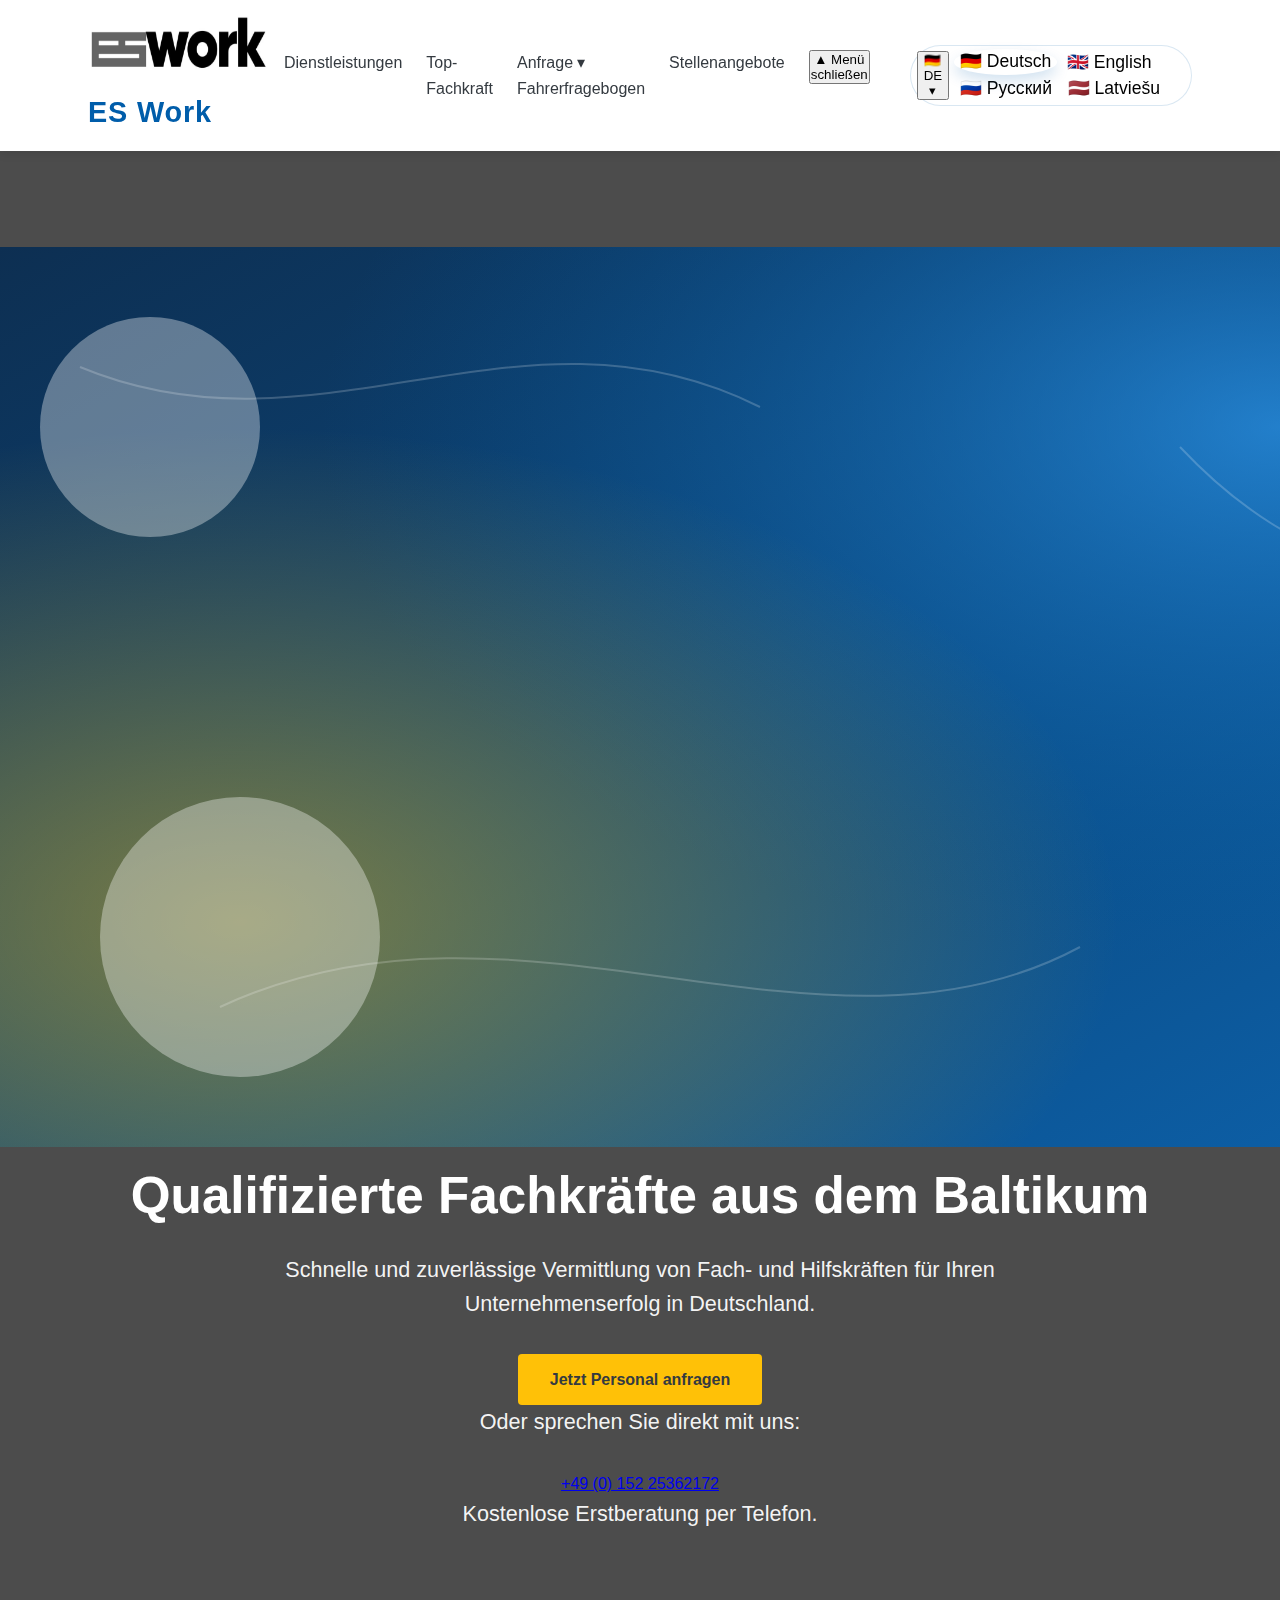
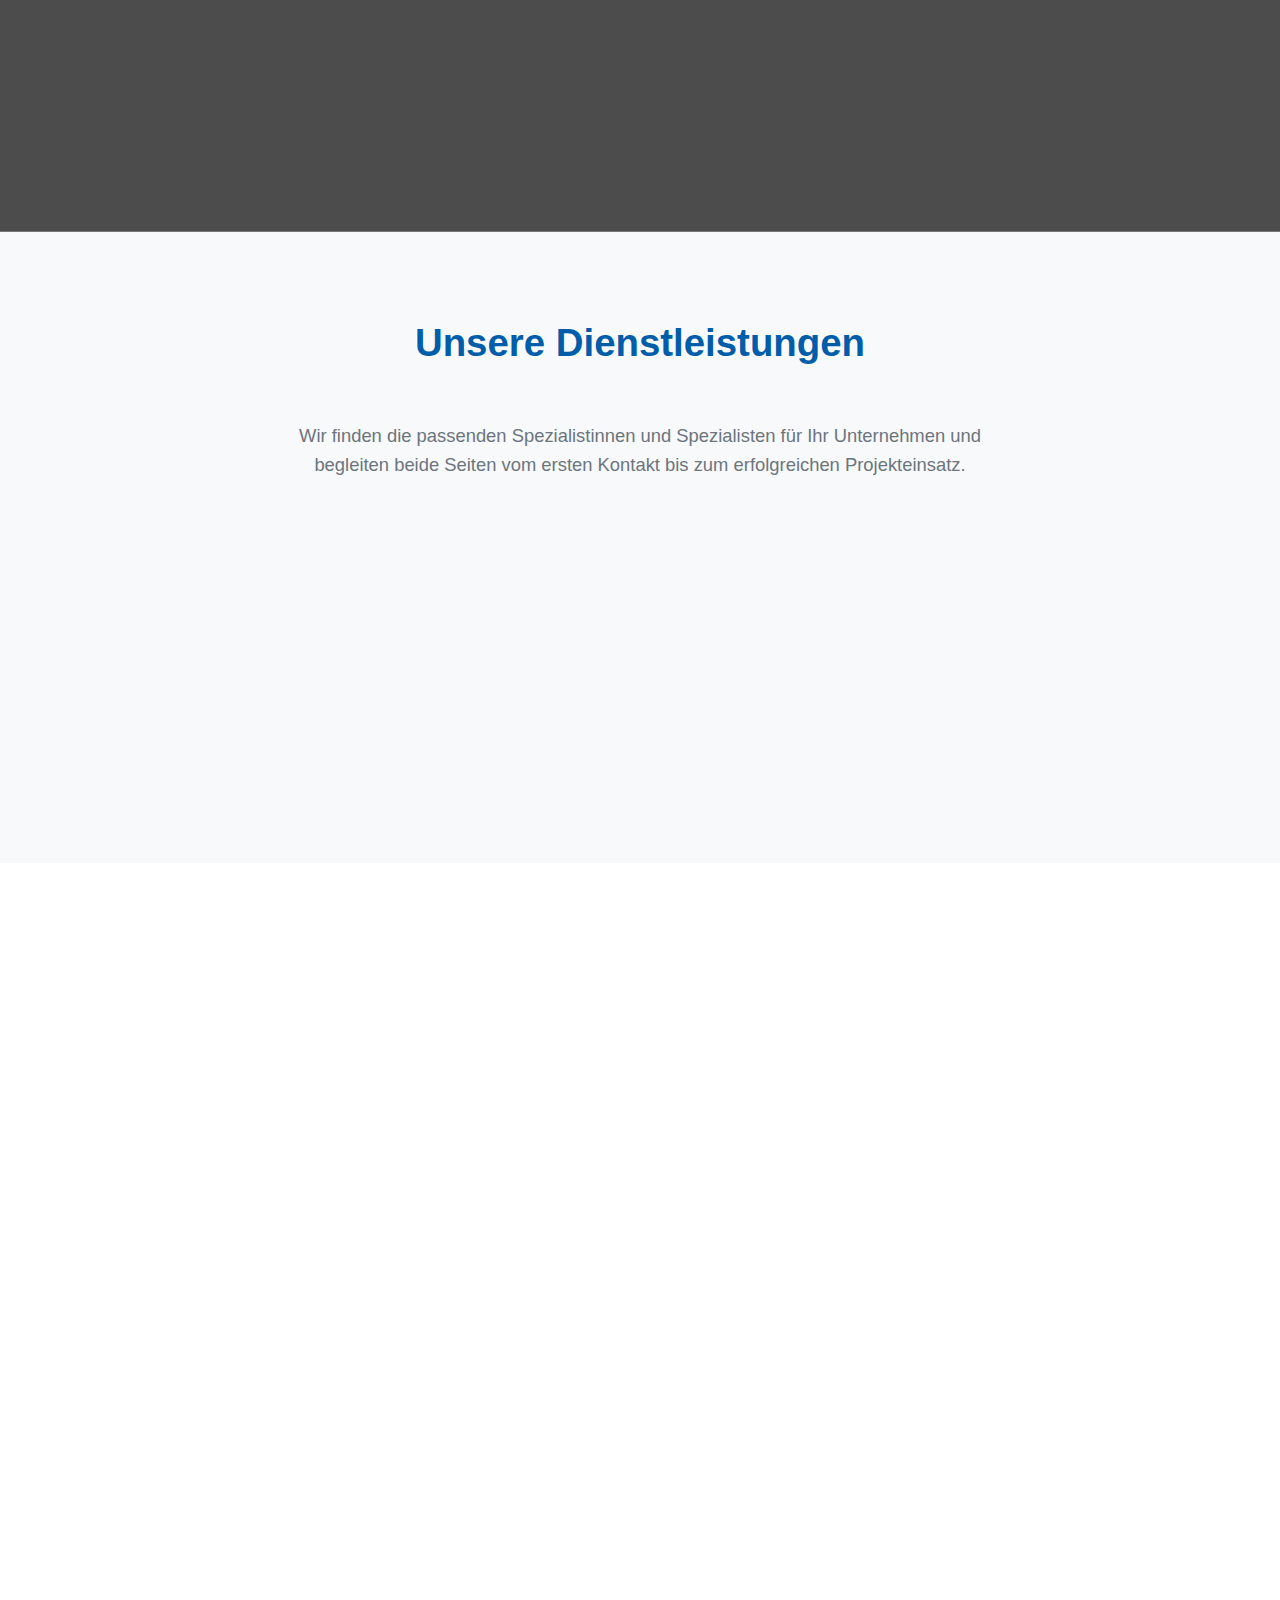
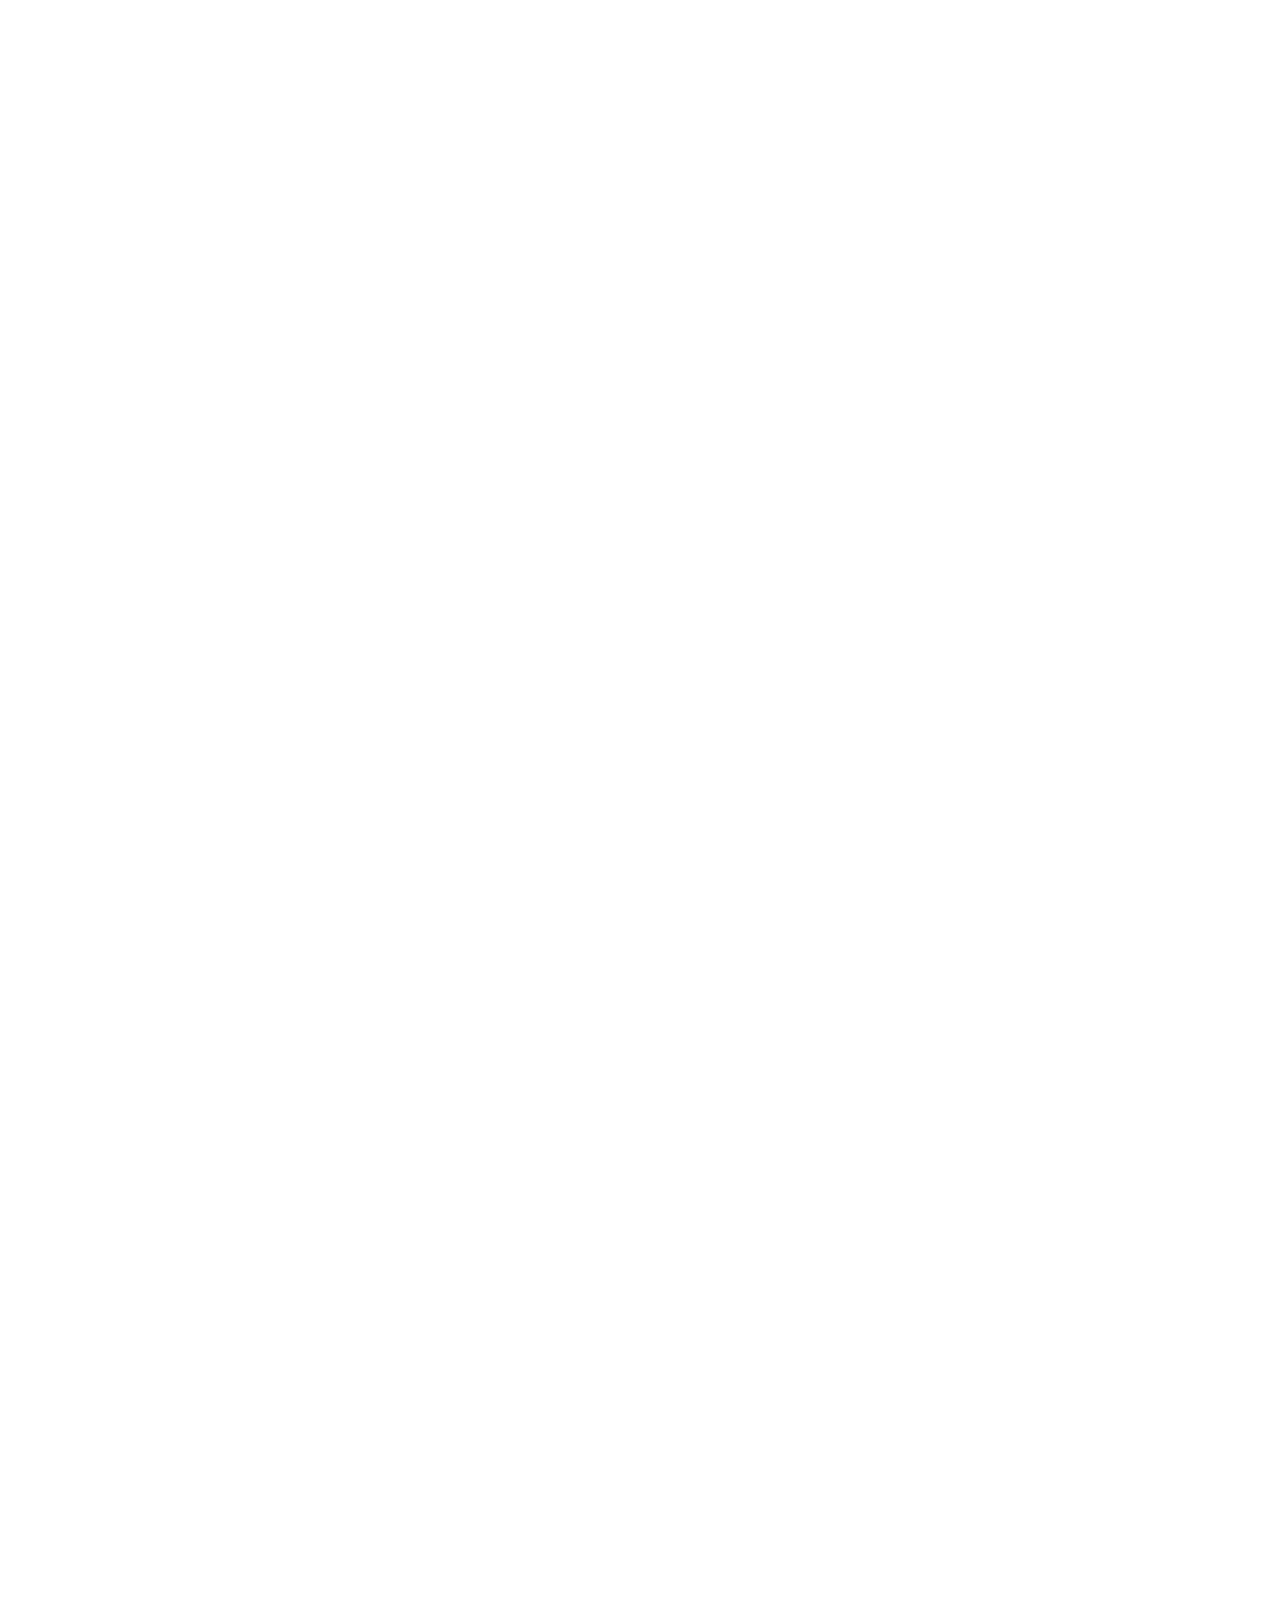
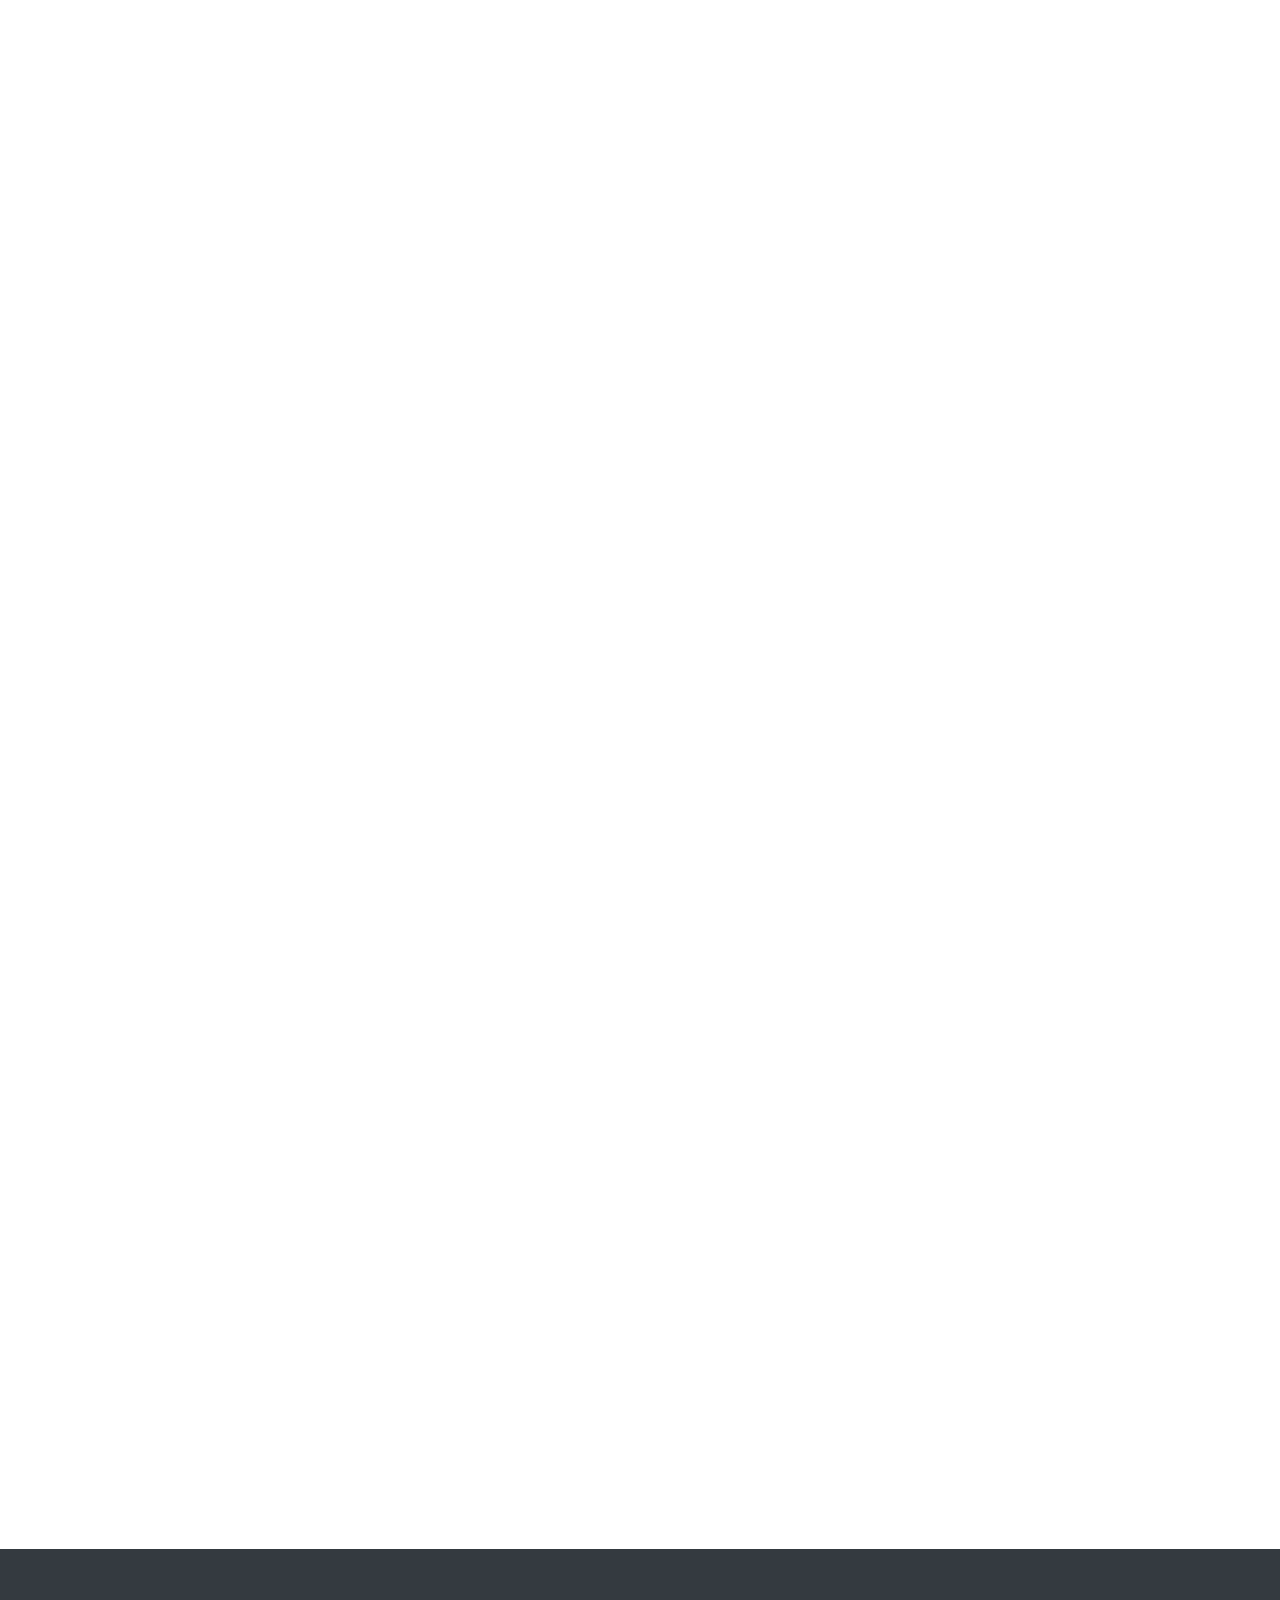
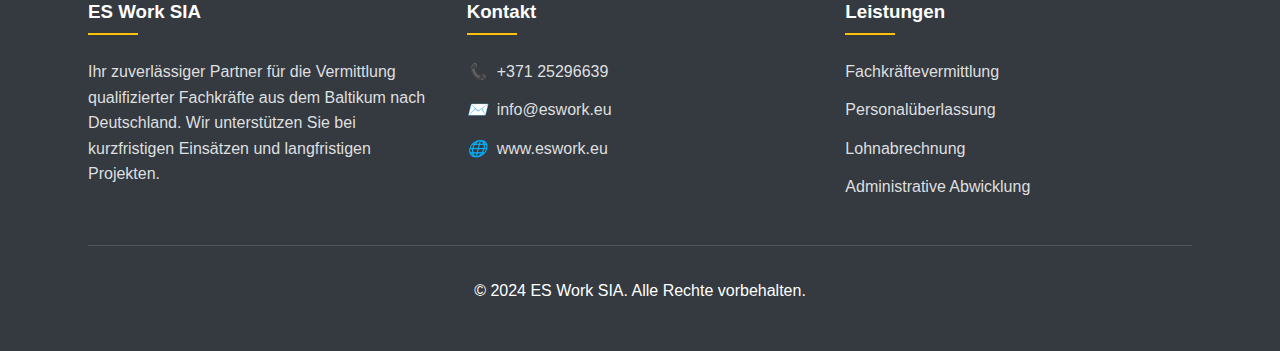
<file: index.html>
<!DOCTYPE html>
<html lang="de">
<head>
    <meta charset="UTF-8">
    <meta name="viewport" content="width=device-width, initial-scale=1.0">
    <meta name="description" content="ES Work SIA vermittelt qualifizierte Fach- und Hilfskräfte aus dem Baltikum an Unternehmen in Deutschland. Wir übernehmen Administration, Lohnabrechnung und die komplette Personalbetreuung.">
    <meta name="keywords" content="Personalvermittlung Baltikum, Fachkräfte Deutschland, Zeitarbeit Lettland, Hilfskräfte Estland, Arbeitnehmerüberlassung Litauen, Recruiting Osteuropa, Temporäre Arbeitskräfte Baltikum">
    <meta name="author" content="ES Work SIA">
    <meta name="robots" content="index, follow">
    <meta name="google-site-verification" content="UOQwzP0bRWM3GeMENxH4F38Gn2sN0T10IjxLlWZ8xcw">
    <link rel="canonical" href="https://www.eswork.eu/">
    <link rel="preload" href="assets/css/styles.css" as="style">
    <link rel="preload" href="assets/img/hero-pattern.svg" as="image" type="image/svg+xml">
    <meta property="og:type" content="website">
    <meta property="og:locale" content="de_DE">
    <meta property="og:locale:alternate" content="en_GB">
    <meta property="og:locale:alternate" content="ru_RU">
    <meta property="og:locale:alternate" content="lv_LV">
    <meta property="og:site_name" content="ES Work">
    <meta property="og:title" content="ES Work – Qualifizierte Fachkräfte aus dem Baltikum">
    <meta property="og:description" content="Wir vermitteln qualifizierte Fach- und Hilfskräfte aus Lettland, Litauen und Estland an deutsche Unternehmen und übernehmen alle administrativen Aufgaben.">
    <meta property="og:url" content="https://www.eswork.eu/">
    <meta property="og:image" content="https://www.eswork.eu/assets/img/share-banner.svg">
    <meta property="og:image:alt" content="ES Work – Personalvermittlung für Fachkräfte aus dem Baltikum">
    <meta property="og:image:type" content="image/svg+xml">
    <meta property="og:image:width" content="1200">
    <meta property="og:image:height" content="630">
    <meta name="twitter:card" content="summary_large_image">
    <meta name="twitter:title" content="ES Work – Qualifizierte Fachkräfte aus dem Baltikum">
    <meta name="twitter:description" content="Schnelle Vermittlung von Fachkräften und vollständige Personaladministration für deutsche Unternehmen.">
    <meta name="twitter:image" content="https://www.eswork.eu/assets/img/share-banner.svg">
    <meta name="twitter:image:alt" content="ES Work – Personalvermittlung für Fachkräfte aus dem Baltikum">
    <title>ES Work - Qualifizierte Fachkräfte aus dem Baltikum</title>
    <link rel="stylesheet" href="assets/css/styles.css">
    <link rel="alternate" hreflang="de" href="https://www.eswork.eu/?lang=de">
    <link rel="alternate" hreflang="en" href="https://www.eswork.eu/?lang=en">
    <link rel="alternate" hreflang="ru" href="https://www.eswork.eu/?lang=ru">
    <link rel="alternate" hreflang="lv" href="https://www.eswork.eu/?lang=lv">
    <link rel="alternate" hreflang="x-default" href="https://www.eswork.eu/">
    <script type="application/ld+json">
        {
            "@context": "https://schema.org",
            "@type": "Organization",
            "name": "ES Work SIA",
            "url": "https://www.eswork.eu/",
            "logo": "https://www.eswork.eu/assets/img/logo-eswork.jpeg",
            "image": "https://www.eswork.eu/assets/img/share-banner.svg",
            "description": "ES Work SIA vermittelt qualifizierte Fach- und Hilfskräfte aus dem Baltikum nach Deutschland und übernimmt die komplette Personaladministration.",
            "email": "info@eswork.eu",
            "telephone": "+49 (0) 152 25362172",
            "areaServed": ["Deutschland", "Lettland", "Litauen", "Estland"]
        }
    </script>
    <script defer src="assets/js/translations.js"></script>
    <script defer src="assets/js/main.js"></script>
    <script defer src="assets/js/call-widget.js"></script>
</head>
    <!-- Google tag (gtag.js) -->
<script async src="https://www.googletagmanager.com/gtag/js?id=G-9JHS02JSYC"></script>
<script>
  window.dataLayer = window.dataLayer || [];
  function gtag(){dataLayer.push(arguments);}
  gtag('js', new Date());

  gtag('config', 'G-9JHS02JSYC');
</script>
<body>
    <header>
        <div class="container">
            <nav class="navbar" aria-label="Hauptnavigation">
                <a class="logo" href="#top" aria-label="ES Work">
                    <img src="assets/img/logo-eswork.jpeg" alt="ES Work" width="180" height="60" loading="eager">
                    <span class="sr-only" data-l10n="nav_logo">ES Work</span>
                </a>
                <div class="nav-controls">
                    <div class="language-switcher language-switcher--dropdown" data-language-switcher aria-label="Sprachauswahl" data-l10n-aria-label="language_label">
                        <button type="button" class="language-toggle" data-language-toggle aria-expanded="false" aria-haspopup="true" data-l10n-aria-label="language_label">
                            <span class="language-toggle__flag" data-language-flag aria-hidden="true">🇩🇪</span>
                            <span class="language-toggle__label" data-language-label>DE</span>
                            <span class="language-toggle__icon" aria-hidden="true">▾</span>
                        </button>
                        <div class="language-list" role="menu">
                            <button type="button" class="language-option" data-lang="de" data-flag="🇩🇪" data-label="DE" title="Deutsch" aria-label="Deutsch" role="menuitem">
                                <span class="language-option__flag" aria-hidden="true">🇩🇪</span>
                                <span class="language-option__name">Deutsch</span>
                            </button>
                            <button type="button" class="language-option" data-lang="en" data-flag="🇬🇧" data-label="EN" title="English" aria-label="English" role="menuitem">
                                <span class="language-option__flag" aria-hidden="true">🇬🇧</span>
                                <span class="language-option__name">English</span>
                            </button>
                            <button type="button" class="language-option" data-lang="ru" data-flag="🇷🇺" data-label="RU" title="Русский" aria-label="Русский" role="menuitem">
                                <span class="language-option__flag" aria-hidden="true">🇷🇺</span>
                                <span class="language-option__name">Русский</span>
                            </button>
                            <button type="button" class="language-option" data-lang="lv" data-flag="🇱🇻" data-label="LV" title="Latviešu" aria-label="Latviešu" role="menuitem">
                                <span class="language-option__flag" aria-hidden="true">🇱🇻</span>
                                <span class="language-option__name">Latviešu</span>
                            </button>
                        </div>
                    </div>
                    <button class="nav-toggle" type="button" aria-expanded="false" aria-controls="primary-navigation" data-l10n="nav_toggle" data-l10n-aria-label="nav_toggle_label">Menü</button>
                </div>
                <ul class="nav-links" id="primary-navigation">
                    <li><a href="#services" data-l10n="nav_services">Dienstleistungen</a></li>
                    <li><a href="#offer" data-l10n="nav_offer">Top-Fachkraft</a></li>
                    <li class="nav-item nav-item--dropdown">
                        <a href="#contact" class="nav-link nav-link--dropdown" data-nav-dropdown-toggle aria-expanded="false">
                            <span data-l10n="nav_contact">Anfrage</span>
                            <span class="nav-link__icon" aria-hidden="true">▾</span>
                        </a>
                        <div class="nav-dropdown" data-nav-dropdown-menu role="menu" aria-hidden="true">
                            <a href="fahrerfragebogen.html" class="nav-dropdown__link" data-l10n="nav_questionnaire" role="menuitem">Fahrerfragebogen</a>
                        </div>
                    </li>
                    <li><a href="#vacancies" data-l10n="nav_vacancies">Stellenangebote</a></li>
                    <li class="nav-contact nav-contact--phone">
                        <a href="tel:+4915225362172" data-track-call data-track-source="nav_header" data-l10n-aria-label="nav_phone_label">
                            <span class="nav-contact__badge" data-l10n="nav_phone_badge">Kostenlose Beratung</span>
                            <span class="nav-contact__number" data-l10n="nav_phone_number">+49 (0) 152 25362172</span>
                        </a>
                    </li>
                    <li class="nav-contact nav-contact--mail"><a href="mailto:info@eswork.eu" data-l10n="nav_email_text" data-l10n-aria-label="nav_email_label">✉️ info@eswork.eu</a></li>
                    <li class="nav-language">
                        <div class="language-switcher language-switcher--menu" data-language-switcher aria-label="Sprachauswahl" data-l10n-aria-label="language_label">
                            <button type="button" class="language-option" data-lang="de" data-flag="🇩🇪" data-label="DE" title="Deutsch" aria-label="Deutsch">
                                <span class="language-option__flag" aria-hidden="true">🇩🇪</span>
                                <span class="language-option__name">Deutsch</span>
                            </button>
                            <button type="button" class="language-option" data-lang="en" data-flag="🇬🇧" data-label="EN" title="English" aria-label="English">
                                <span class="language-option__flag" aria-hidden="true">🇬🇧</span>
                                <span class="language-option__name">English</span>
                            </button>
                            <button type="button" class="language-option" data-lang="ru" data-flag="🇷🇺" data-label="RU" title="Русский" aria-label="Русский">
                                <span class="language-option__flag" aria-hidden="true">🇷🇺</span>
                                <span class="language-option__name">Русский</span>
                            </button>
                            <button type="button" class="language-option" data-lang="lv" data-flag="🇱🇻" data-label="LV" title="Latviešu" aria-label="Latviešu">
                                <span class="language-option__flag" aria-hidden="true">🇱🇻</span>
                                <span class="language-option__name">Latviešu</span>
                            </button>
                        </div>
                    </li>
                    <li class="nav-collapse">
                        <button type="button" class="nav-collapse__button" data-nav-collapse data-l10n-aria-label="nav_collapse_label">
                            <span class="nav-collapse__icon" aria-hidden="true">▲</span>
                            <span data-l10n="nav_collapse_text">Menü schließen</span>
                        </button>
                    </li>
                </ul>
            </nav>
        </div>
    </header>

    <main id="top">
        <section class="hero" aria-labelledby="hero-title">
            <picture class="hero-media" aria-hidden="true">
                <source srcset="assets/img/hero-pattern.svg" type="image/svg+xml">
                <img src="assets/img/hero-pattern.svg" alt="" width="1600" height="900" fetchpriority="high" decoding="async">
            </picture>
            <div class="container">
                <h1 id="hero-title" data-l10n="hero_title">Qualifizierte Fachkräfte aus dem Baltikum</h1>
                <p data-l10n="hero_description">Schnelle und zuverlässige Vermittlung von Fach- und Hilfskräften für Ihren Unternehmenserfolg in Deutschland.</p>
                <a href="#contact" class="btn" data-l10n="hero_cta">Jetzt Personal anfragen</a>
                <div class="hero-callout" role="note">
                    <p class="hero-callout__label" data-l10n="hero_call_label">Oder sprechen Sie direkt mit uns:</p>
                    <a class="hero-callout__number" href="tel:+4915225362172" data-track-call data-track-source="hero_call" data-l10n="hero_call_number">+49 (0) 152 25362172</a>
                    <p class="hero-callout__note" data-l10n="hero_call_note">Kostenlose Erstberatung per Telefon.</p>
                </div>
                <div class="hero-highlights" aria-label="Kennzahlen">
                    <div class="hero-highlight" role="presentation">
                        <strong data-l10n="hero_highlight1_title">24 Stunden</strong>
                        <span data-l10n="hero_highlight1_text">Erste Kandidatenprofile für dringende Projekteinsätze.</span>
                    </div>
                    <div class="hero-highlight" role="presentation">
                        <strong data-l10n="hero_highlight2_title">+300 Expert:innen</strong>
                        <span data-l10n="hero_highlight2_text">Aktives Netzwerk an geprüften Fach- und Hilfskräften im Baltikum.</span>
                    </div>
                    <div class="hero-highlight" role="presentation">
                        <strong data-l10n="hero_highlight3_title">100% Compliance</strong>
                        <span data-l10n="hero_highlight3_text">Komplette Übernahme von Verträgen, Abgaben und Versicherungspflichten.</span>
                    </div>
                </div>
            </div>
        </section>

        <section id="services" class="services" aria-labelledby="services-title">
            <div class="container">
                <h2 class="section-title" id="services-title" data-l10n="services_title">Unsere Dienstleistungen</h2>
                <p class="section-intro" data-l10n="services_intro">Wir finden die passenden Spezialistinnen und Spezialisten für Ihr Unternehmen und begleiten beide Seiten vom ersten Kontakt bis zum erfolgreichen Projekteinsatz.</p>
                <div class="services-grid">
                    <article class="service-card reveal" data-reveal aria-labelledby="service-staffing">
                        <div class="service-content">
                            <h3 id="service-staffing" data-l10n="service_staffing_title">Personalvermittlung</h3>
                            <p data-l10n="service_staffing_text">Wir vermitteln qualifizierte Fach- und Hilfskräfte aus Lettland, Litauen und Estland an deutsche Unternehmen in Branchen wie <span class="highlight-primary">Bau</span>, <span class="highlight-primary">Metall</span>, <span class="highlight-primary">Logistik</span> und <span class="highlight-primary">Pflege</span>.</p>
                        </div>
                    </article>
                    <article class="service-card reveal" data-reveal aria-labelledby="service-admin">
                        <div class="service-content">
                            <h3 id="service-admin" data-l10n="service_admin_title">Vollständige Administration</h3>
                            <p data-l10n="service_admin_text">Wir übernehmen alle <span class="highlight-primary">gesetzlichen Abgaben</span>, <span class="highlight-primary">Versicherungen</span> und die <span class="highlight-primary">Lohnabrechnung</span>. Sie erhalten wöchentliche, transparente Abrechnungen und können sich auf Ihr Kerngeschäft konzentrieren.</p>
                        </div>
                    </article>
                    <article class="service-card reveal" data-reveal aria-labelledby="service-speed">
                        <div class="service-content">
                            <h3 id="service-speed" data-l10n="service_speed_title">Schnelle Besetzung</h3>
                            <p data-l10n="service_speed_text">Durch unser gewachsenes Netzwerk im Baltikum besetzen wir vakante Stellen <span class="highlight-primary">schnell und zuverlässig</span> – auch für kurzfristige Projekteinsätze.</p>
                        </div>
                    </article>
                </div>
            </div>
        </section>

        <section class="insight" aria-labelledby="insight-title">
            <div class="container">
                <div class="insight-grid">
                    <div class="video-wrapper reveal" data-reveal>
                        <div class="video-placeholder" data-video-placeholder data-video-src="https://www.youtube-nocookie.com/embed/XO-MpjO7KoY?si=H-NT_uMG-Wtoindq" data-video-title="ES Work – Projektbegleitung im Fokus">
                            <div class="video-placeholder__content">
                                <strong class="video-placeholder__title" data-l10n="video_placeholder_title">Projekt-Einblicke</strong>
                                <p class="video-placeholder__text" data-l10n="video_placeholder_text">Aktivieren Sie das Video, um unsere Zusammenarbeit mit Partnerbetrieben kennenzulernen.</p>
                                <button type="button" class="video-placeholder__button" data-video-trigger>
                                    <span class="video-placeholder__icon" aria-hidden="true">▶</span>
                                    <span data-l10n="video_placeholder_button">Video laden</span>
                                </button>
                                <p class="video-placeholder__notice" data-l10n="video_placeholder_notice">Mit einem Klick stimmen Sie zu, dass Daten von YouTube geladen werden.</p>
                            </div>
                        </div>
                    </div>
                    <div class="insight-content reveal" data-reveal>
                        <h2 id="insight-title" data-l10n="insight_title">So bringen wir Projekte schnell in Bewegung</h2>
                        <p data-l10n="insight_intro">Unser Team begleitet Unternehmen aus Industrie, Bau und Gesundheitswesen ganzheitlich – vom ersten Briefing über die Vorauswahl bis zur laufenden Betreuung der Mitarbeitenden vor Ort.</p>
                        <div class="insight-points" role="list">
                            <div class="insight-point" role="listitem">
                                <div class="insight-badge">1</div>
                                <div>
                                    <strong data-l10n="insight_step1_title">Analyse &amp; Briefing</strong>
                                    <span data-l10n="insight_step1_text">Wir definieren Anforderungsprofile und Zeitpläne präzise, damit Ihr Projektstart reibungslos gelingt.</span>
                                </div>
                            </div>
                            <div class="insight-point" role="listitem">
                                <div class="insight-badge">2</div>
                                <div>
                                    <strong data-l10n="insight_step2_title">Matching &amp; Screening</strong>
                                    <span data-l10n="insight_step2_text">Gezielte Direktansprache im Baltikum und persönliche Interviews garantieren verlässliche Personalentscheidungen.</span>
                                </div>
                            </div>
                            <div class="insight-point" role="listitem">
                                <div class="insight-badge">3</div>
                                <div>
                                    <strong data-l10n="insight_step3_title">Onboarding &amp; Betreuung</strong>
                                    <span data-l10n="insight_step3_text">Wir organisieren Anreise, Unterkunft und begleiten alle vertraglichen sowie administrativen Schritte.</span>
                                </div>
                            </div>
                        </div>
                    </div>
                </div>
            </div>
        </section>

        <section id="offer" class="offer reveal" data-reveal aria-labelledby="offer-title">
            <div class="container">
                <h2 class="section-title" id="offer-title" data-l10n="offer_title">Empfohlene Fachkraft</h2>
                <div class="offer-content" role="region" aria-live="polite">
                    <h3 data-l10n="offer_role">Erfahrener Dachdeckerhelfer</h3>
                    <ul class="offer-list">
                        <li data-l10n="offer_experience"><strong>Berufserfahrung:</strong> Über 20 Jahre im Dachdeckerhandwerk</li>
                        <li data-l10n="offer_traits"><strong>Eigenschaften:</strong> Fleißig, zuverlässig, teamfähig</li>
                        <li data-l10n="offer_languages"><strong>Sprachkenntnisse:</strong> Deutsch (eingeschränkt), Englisch (Grundkenntnisse), Russisch (sehr gut)</li>
                        <li data-l10n="offer_availability"><strong>Verfügbarkeit:</strong> Kurzfristig verfügbar</li>
                        <li data-l10n="offer_rate"><strong>Konditionen:</strong> ab 29,00 €/Std. netto (MwSt. 0%)</li>
                    </ul>
                    <p data-l10n="offer_note">Der Mitarbeiter ist fest bei uns angestellt. Wir übernehmen alle gesetzlichen Abgaben, Versicherungen sowie die Lohnabrechnung.</p>
                </div>
            </div>
        </section>

        <section id="contact" class="contact-form reveal" data-reveal aria-labelledby="contact-title">
            <div class="container">
                <h2 class="section-title" id="contact-title" data-l10n="contact_title">Personalbedarf anfragen</h2>
                <p class="section-intro" data-l10n="contact_intro">Schildern Sie uns Ihren Personalbedarf. Wir melden uns innerhalb eines Werktags mit passenden Profilen.</p>
                <div class="contact-callout" role="note">
                    <p class="contact-callout__label" data-l10n="contact_callout_label">Lieber telefonisch?</p>
                    <p class="contact-callout__action">
                        <span data-l10n="contact_callout_text">Kostenlose Sofortberatung unter</span>
                        <a href="tel:+4915225362172" data-track-call data-track-source="contact_callout" data-l10n="contact_callout_number">+49 (0) 152 25362172</a>
                    </p>
                </div>
                <div class="form-container">
                    <div class="form-card">
                        <div class="form-card__header">
                            <span class="form-card__badge" data-l10n="contact_badge">In 2 Minuten ausgefüllt</span>
                            <h3 class="form-card__title" data-l10n="contact_form_title">Projekt-Briefing für Ihr Team</h3>
                            <p class="form-card__text" data-l10n="contact_form_text">Ein paar Angaben genügen und wir schicken Ihnen passende Profile innerhalb eines Werktags.</p>
                        </div>
                        <form id="requestForm" class="form-card__form" action="https://formsubmit.co/info@eswork.eu" method="POST" aria-label="Kontaktformular für Personalbedarf" autocomplete="on">
                            <input type="hidden" name="_subject" data-l10n-value="contact_subject" value="Neue Personal-Anfrage über die Website">
                            <input type="hidden" name="_template" value="table">
                            <div class="form-grid">
                                <div class="form-field">
                                    <label for="name" class="form-label" data-l10n="contact_name_label">Name*</label>
                                    <input type="text" id="name" name="Name" class="form-control" autocomplete="name" autocapitalize="words" required>
                                </div>
                                <div class="form-field">
                                    <label for="company" class="form-label" data-l10n="contact_company_label">Firma*</label>
                                    <input type="text" id="company" name="Firma" class="form-control" autocomplete="organization" autocapitalize="words" required>
                                </div>
                                <div class="form-field">
                                    <label for="phone" class="form-label" data-l10n="contact_phone_label">Telefon*</label>
                                    <input type="tel" id="phone" name="Telefon" class="form-control" autocomplete="tel" inputmode="tel" required>
                                </div>
                                <div class="form-field">
                                    <label for="email" class="form-label" data-l10n="contact_email_label">E-Mail*</label>
                                    <input type="email" id="email" name="E-Mail" class="form-control" autocomplete="email" aria-describedby="email-error" required>
                                    <p class="error-message" id="email-error" role="alert" aria-live="polite"></p>
                                </div>
                                <div class="form-field form-field--full">
                                    <label for="locations" class="form-label" data-l10n="contact_locations_label">Einsatzstandorte*</label>
                                    <input type="text" id="locations" name="Einsatzstandorte" class="form-control" list="german-city-options" placeholder="z. B. Berlin, München" autocomplete="address-level2" autocapitalize="words" required data-l10n-placeholder="contact_locations_placeholder">
                                    <datalist id="german-city-options">
                                        <option value="Berlin"></option>
                                        <option value="Hamburg"></option>
                                        <option value="München"></option>
                                        <option value="Köln"></option>
                                        <option value="Frankfurt am Main"></option>
                                        <option value="Stuttgart"></option>
                                        <option value="Düsseldorf"></option>
                                        <option value="Dresden"></option>
                                        <option value="Leipzig"></option>
                                        <option value="Nürnberg"></option>
                                        <option value="Hannover"></option>
                                        <option value="Bremen"></option>
                                        <option value="Essen"></option>
                                        <option value="Dortmund"></option>
                                        <option value="Mannheim"></option>
                                    </datalist>
                                </div>
                                <div class="form-field">
                                    <label for="start-date" class="form-label" data-l10n="contact_start_label">Gewünschter Starttermin*</label>
                                    <input type="date" id="start-date" name="Starttermin" class="form-control" required>
                                </div>
                                <div class="form-field form-field--full">
                                    <label for="activities" class="form-label" data-l10n="contact_activities_label">Welche Fachkräfte suchen Sie?*</label>
                                    <textarea id="activities" name="Tätigkeiten" class="form-control form-control--textarea" rows="3" autocomplete="off" required data-l10n-placeholder="contact_activities_placeholder"></textarea>
                                </div>
                                <div class="form-field form-field--full">
                                    <label for="message" class="form-label" data-l10n="contact_additional_label">Weitere Informationen</label>
                                    <textarea id="message" name="Weitere Informationen" class="form-control form-control--textarea" rows="3" placeholder="Projektumfang, gewünschte Qualifikationen" data-l10n-placeholder="contact_additional_placeholder"></textarea>
                                </div>
                            </div>
                            <div class="form-field" style="display:none;">
                                <label for="honeypot">Bitte leer lassen</label>
                                <input type="text" id="honeypot" name="_honey" tabindex="-1" autocomplete="off">
                            </div>
                            <input type="hidden" name="_subject" value="Neue Anfrage – ES Work">
                            <input type="hidden" name="_template" value="table">
                            <input type="hidden" name="_captcha" value="false">
                            <input type="hidden" name="_next" value="https://eswork.eu/#kontakt">
                            <div class="form-footer">
                                <button type="submit" class="btn btn--wide" data-l10n="contact_submit">Anfrage senden</button>
                                <p class="form-note form-note--call">
                                    <span data-l10n="contact_call_secondary">Oder sprechen Sie sofort mit uns:</span>
                                    <a href="tel:+4915225362172" data-track-call data-track-source="contact_form_footer" data-l10n="contact_call_secondary_number">+49 (0) 152 25362172</a>
                                </p>
                                <p class="form-note" data-l10n="contact_privacy_note">Wir behandeln Ihre Angaben vertraulich und melden uns persönlich bei Ihnen.</p>
                            </div>
                        </form>
                    </div>
                </div>
            </div>
        </section>

        <section id="vacancies" class="blog reveal" data-reveal aria-labelledby="vacancies-title">
            <div class="container">
                <h2 class="section-title" id="vacancies-title" data-l10n="vacancies_title">Aktuelle Stellenangebote</h2>
                <p class="section-intro" data-l10n="vacancies_intro">Eine Auswahl unserer verfügbaren Fachkräfte, die kurzfristig in Projekten in ganz Deutschland starten können.</p>
                <div class="vacancy-grid">
                    <article class="vacancy-card" aria-labelledby="vacancy-construction">
                        <div class="vacancy-body">
                            <h3 id="vacancy-construction" data-l10n="vacancy1_title">Bauhelfer (m/w/d)</h3>
                            <div class="vacancy-meta">
                                <span data-l10n="vacancy1_meta">Branche: Baugewerbe | Erfahrung: 2+ Jahre</span>
                            </div>
                            <p data-l10n="vacancy1_text">Wir vermitteln zuverlässige Bauhelfer mit Erfahrung im Hoch- und Tiefbau. Gute körperliche Verfassung und Teamfähigkeit vorausgesetzt.</p>
                        </div>
                        <div class="vacancy-footer">
                            <strong data-l10n="vacancy_languages_label">Sprachen:</strong> <span data-l10n="vacancy1_languages">Russisch (Muttersprache), Deutsch (Grundkenntnisse)</span>
                        </div>
                    </article>
                    <article class="vacancy-card" aria-labelledby="vacancy-metal">
                        <div class="vacancy-body">
                            <h3 id="vacancy-metal" data-l10n="vacancy2_title">Metallbauer (m/w/d)</h3>
                            <div class="vacancy-meta">
                                <span data-l10n="vacancy2_meta">Branche: Metallverarbeitung | Erfahrung: 5+ Jahre</span>
                            </div>
                            <p data-l10n="vacancy2_text">Qualifizierte Metallbauer mit Erfahrung in Schweißtechniken (MIG/MAG, WIG). Kenntnisse in Metallkonstruktionen, Montage und Zeichnungslesen.</p>
                        </div>
                        <div class="vacancy-footer">
                            <strong data-l10n="vacancy_languages_label">Sprachen:</strong> <span data-l10n="vacancy2_languages">Englisch (fließend), Deutsch (Grundkenntnisse)</span>
                        </div>
                    </article>
                    <article class="vacancy-card" aria-labelledby="vacancy-care">
                        <div class="vacancy-body">
                            <h3 id="vacancy-care" data-l10n="vacancy3_title">Produktionsmitarbeiter Montageband (m/w/d)</h3>
                            <div class="vacancy-meta">
                                <span data-l10n="vacancy3_meta">Branche: Automobilindustrie | Erfahrung: 2+ Jahre</span>
                            </div>
                            <p data-l10n="vacancy3_text">Erfahrene Mitarbeitende für die Fließbandmontage, die Fahrzeugbatterien präzise zusammensetzen, Qualitätschecks durchführen und Taktzeiten zuverlässig einhalten.</p>
                        </div>
                        <div class="vacancy-footer">
                            <strong data-l10n="vacancy_languages_label">Sprachen:</strong> <span data-l10n="vacancy3_languages">Deutsch (A2), Russisch (Muttersprache), Englisch (Grundkenntnisse)</span>
                        </div>
                    </article>
                </div>
            </div>
        </section>
    </main>

    <div class="lead-capture" id="lead-capture" role="dialog" aria-modal="true" aria-labelledby="lead-capture-title" aria-describedby="lead-capture-subtitle" hidden>
        <div class="lead-capture__dialog">
            <button type="button" class="lead-capture__close" data-lead-close aria-label="Popup schließen" data-l10n-aria-label="lead_close_label">&times;</button>
            <div class="lead-capture__tag" data-l10n="lead_tag">Kostenloser Rückruf</div>
            <h3 class="lead-capture__title" id="lead-capture-title" data-l10n="lead_title">Wir rufen Sie innerhalb von 24&nbsp;Stunden zurück</h3>
            <p class="lead-capture__subtitle" id="lead-capture-subtitle" data-l10n="lead_subtitle">Teilen Sie uns kurz mit, wie wir Sie erreichen können. Unser Team meldet sich zeitnah mit passenden Fachkräften.</p>
            <ul class="lead-capture__list" aria-label="Vorteile">
                <li data-l10n="lead_point1"><span>1</span> Persönliche Projektberatung durch unsere Disponent:innen</li>
                <li data-l10n="lead_point2"><span>2</span> Komplette Übernahme von Verträgen, Abgaben und Versicherungen</li>
                <li data-l10n="lead_point3"><span>3</span> Verlässlicher Starttermin nach Ihren Vorgaben</li>
            </ul>
            <form id="callbackForm" action="https://formsubmit.co/info@eswork.eu" method="POST" autocomplete="on" data-mailto="info@eswork.eu" data-mailto-subject-key="lead_subject">
                <input type="hidden" name="_subject" data-l10n-value="lead_subject" value="Rückruf-Anfrage über Popup">
                <input type="hidden" name="_template" value="table">
                <input type="hidden" name="_captcha" value="false">
                <input type="hidden" name="Quelle" value="Lead Popup">
                <div class="form-group">
                    <label for="callback-name" data-l10n="lead_name_label">Name*</label>
                    <input type="text" id="callback-name" name="Name" class="form-control" autocomplete="name" autocapitalize="words" required>
                </div>
                <div class="form-group">
                    <label for="callback-phone" data-l10n="lead_phone_label">Telefon*</label>
                    <input type="tel" id="callback-phone" name="Telefon" class="form-control" autocomplete="tel" inputmode="tel" required>
                </div>
                <div class="form-group">
                    <label for="callback-company" data-l10n="lead_company_label">Unternehmen</label>
                    <input type="text" id="callback-company" name="Unternehmen" class="form-control" autocomplete="organization" autocapitalize="words">
                </div>
                <div class="form-group">
                    <label for="callback-time" data-l10n="lead_time_label">Beste Rückrufzeit</label>
                    <select id="callback-time" name="Beste Rückrufzeit" class="form-control">
                        <option value="" data-l10n="lead_time_option_placeholder" selected>Bitte wählen</option>
                        <option value="08:00 - 10:00" data-l10n="lead_time_option_morning">08:00 - 10:00 Uhr</option>
                        <option value="10:00 - 12:00" data-l10n="lead_time_option_midmorning">10:00 - 12:00 Uhr</option>
                        <option value="12:00 - 14:00" data-l10n="lead_time_option_noon">12:00 - 14:00 Uhr</option>
                        <option value="14:00 - 16:00" data-l10n="lead_time_option_afternoon">14:00 - 16:00 Uhr</option>
                        <option value="16:00 - 18:00" data-l10n="lead_time_option_evening">16:00 - 18:00 Uhr</option>
                    </select>
                </div>
                <div class="form-group" style="display:none;">
                    <label for="callback-honeypot">Bitte leer lassen</label>
                    <input type="text" id="callback-honeypot" name="_honey" tabindex="-1" autocomplete="off">
                </div>
                <button type="submit" class="btn" data-l10n="lead_submit">Rückruf anfordern</button>
            </form>
        </div>
    </div>

    <div class="modal-backdrop" id="modal-backdrop" hidden></div>
    <div class="form-modal" id="form-modal" role="dialog" aria-modal="true" aria-labelledby="form-modal-title" hidden>
        <div class="form-modal__content">
            <h3 class="form-modal__title" id="form-modal-title" data-l10n="modal_success_title">Vielen Dank!</h3>
            <p class="form-modal__message" id="form-modal-message" data-l10n="modal_success_message">Ihre Anfrage wurde erfolgreich gesendet. Wir melden uns in Kürze bei Ihnen.</p>
            <button type="button" class="form-modal__cta" id="form-modal-button" data-modal-close data-l10n="modal_success_cta">Zur Startseite</button>
        </div>
    </div>

    <div class="call-fab" data-floating-call hidden>
        <button type="button" class="call-fab__close" data-floating-call-close data-l10n-aria-label="call_fab_close">
            <span aria-hidden="true">×</span>
        </button>
        <a class="call-fab__button" href="tel:+4915225362172" data-track-call data-track-source="floating_button" data-l10n-aria-label="call_fab_aria">
            <span class="call-fab__icon" aria-hidden="true">📞</span>
            <span class="call-fab__label" data-l10n="call_fab_label">Jetzt anrufen</span>
        </a>
    </div>

    <footer>
        <div class="container">
            <div class="footer-grid">
                <div class="footer-column">
                    <h3 data-l10n="footer_about_title">ES Work SIA</h3>
                    <p data-l10n="footer_about_text">Ihr zuverlässiger Partner für die Vermittlung qualifizierter Fachkräfte aus dem Baltikum nach Deutschland. Wir unterstützen Sie bei kurzfristigen Einsätzen und langfristigen Projekten.</p>
                </div>
                <div class="footer-column">
                    <h3 data-l10n="footer_contact_title">Kontakt</h3>
                    <ul class="contact-list">
                        <li><i aria-hidden="true">📞</i> <a href="tel:+4915225362172" data-l10n="footer_phone_text" data-l10n-aria-label="footer_phone_label" data-track-call data-track-source="footer" style="color: inherit; text-decoration: none;">+49 (0) 152 25362172</a></li>
                        <li><i aria-hidden="true">✉️</i> <a href="mailto:info@eswork.eu" data-l10n="footer_email_text" data-l10n-aria-label="footer_email_label" style="color: inherit; text-decoration: none;">info@eswork.eu</a></li>
                        <li><i aria-hidden="true">🌐</i> <a href="https://www.eswork.eu" rel="noopener" target="_blank" style="color: inherit; text-decoration: none;">www.eswork.eu</a></li>
                    </ul>
                </div>
                <div class="footer-column">
                    <h3 data-l10n="footer_services_title">Leistungen</h3>
                    <ul class="contact-list">
                        <li data-l10n="footer_service_item1">Fachkräftevermittlung</li>
                        <li data-l10n="footer_service_item2">Personalüberlassung</li>
                        <li data-l10n="footer_service_item3">Lohnabrechnung</li>
                        <li data-l10n="footer_service_item4">Administrative Abwicklung</li>
                    </ul>
                </div>
            </div>
            <div class="copyright">
                <p data-l10n="footer_rights">&copy; 2024 ES Work SIA. Alle Rechte vorbehalten.</p>
            </div>
        </div>
    </footer>
</body>
</html>
</file>
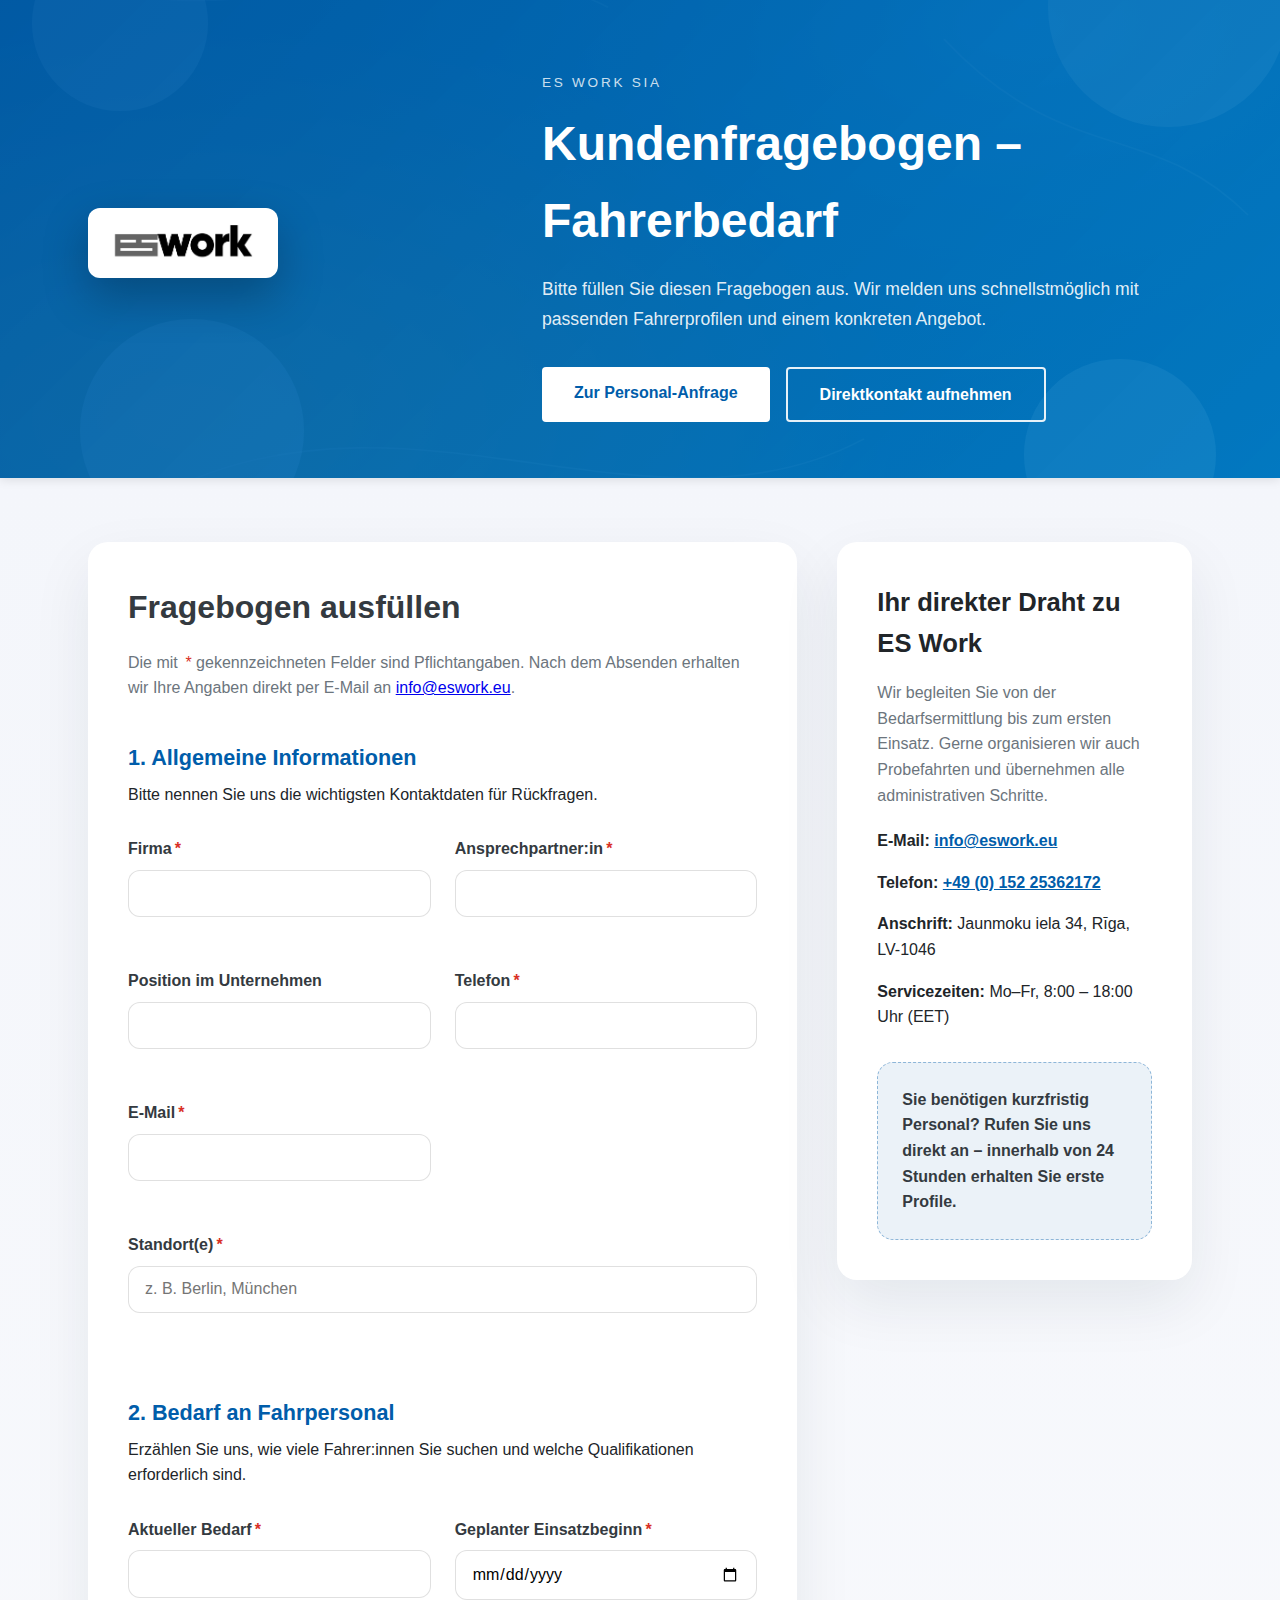
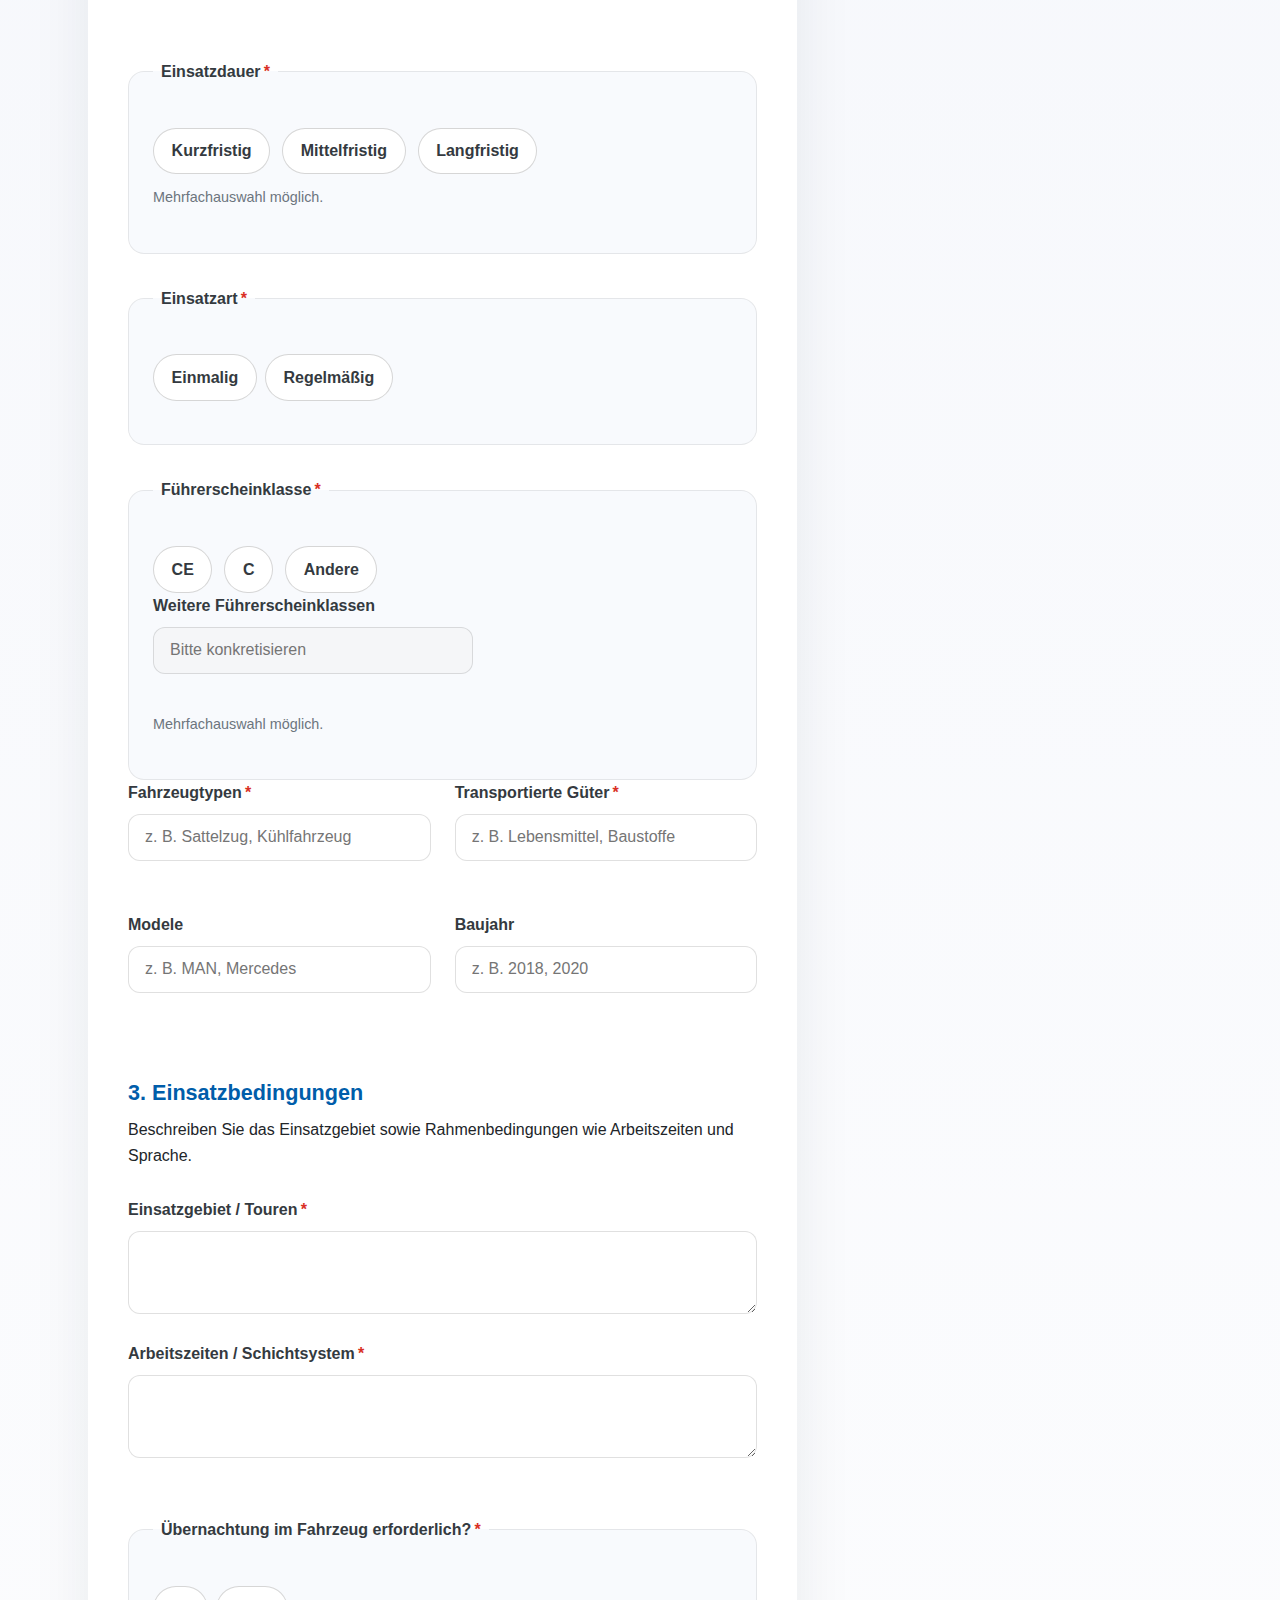
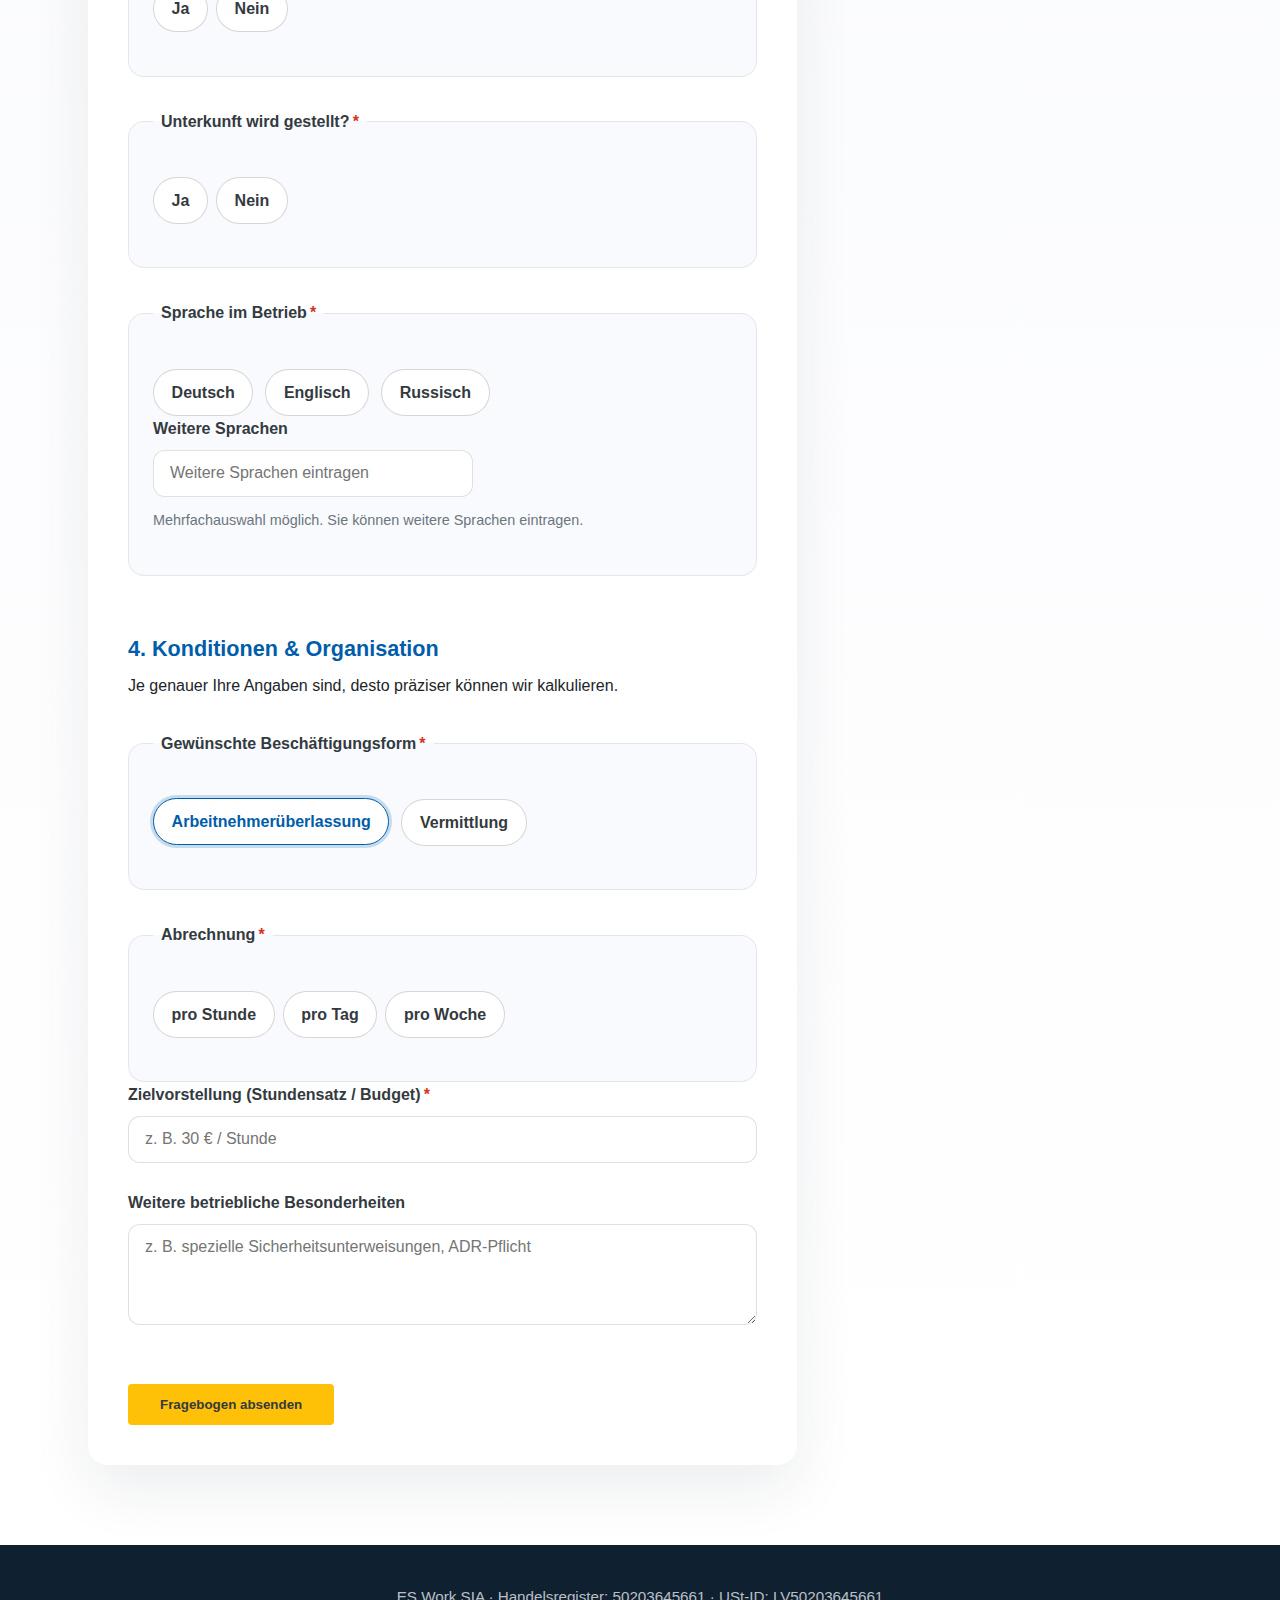
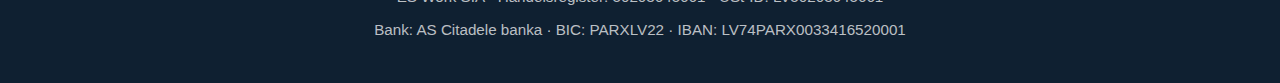
<file: fahrerfragebogen.html>
<!DOCTYPE html>
<html lang="de">
<head>
    <meta charset="UTF-8">
    <meta name="viewport" content="width=device-width, initial-scale=1.0">
    <title>Kundenfragebogen – Fahrerbedarf | ES Work</title>
    <meta name="description" content="Fragebogen für Unternehmen mit Fahrerbedarf. Teilen Sie uns Ihre Anforderungen mit, wir melden uns mit einem individuellen Angebot.">
    <link rel="preload" href="assets/img/logo-eswork.jpeg" as="image" type="image/jpeg">
    <link rel="stylesheet" href="assets/css/styles.css">
    <link rel="stylesheet" href="assets/css/questionnaire.css">
</head>
    <!-- Google tag (gtag.js) -->
<script async src="https://www.googletagmanager.com/gtag/js?id=G-9JHS02JSYC"></script>
<script>
  window.dataLayer = window.dataLayer || [];
  function gtag(){dataLayer.push(arguments);}
  gtag('js', new Date());

  gtag('config', 'G-9JHS02JSYC');
</script>
<body>
    <header class="page-hero" aria-labelledby="hero-title">
        <div class="container hero-layout">
            <a class="hero-logo" href="index.html" aria-label="Zurück zur Startseite">
                <img src="assets/img/logo-eswork.jpeg" alt="ES Work" width="190" height="70" loading="eager">
            </a>
            <div class="hero-text">
                <p class="hero-kicker">ES Work SIA</p>
                <h1 id="hero-title">Kundenfragebogen – Fahrerbedarf</h1>
                <p class="hero-lead">Bitte füllen Sie diesen Fragebogen aus. Wir melden uns schnellstmöglich mit passenden Fahrerprofilen und einem konkreten Angebot.</p>
                <div class="hero-actions">
                    <a class="btn btn--light" href="index.html#contact">Zur Personal-Anfrage</a>
                    <a class="btn btn--outline" href="mailto:info@eswork.eu?subject=Fragen%20zum%20Fahrerfragebogen">Direktkontakt aufnehmen</a>
                </div>
            </div>
        </div>
    </header>

    <main class="questionnaire-main">
        <div class="container questionnaire-grid">
            <section class="form-card" aria-labelledby="questionnaire-title">
                <h2 id="questionnaire-title">Fragebogen ausfüllen</h2>
                <p class="form-intro">Die mit <span aria-hidden="true" class="required-indicator">*</span> gekennzeichneten Felder sind Pflichtangaben. Nach dem Absenden erhalten wir Ihre Angaben direkt per E-Mail an <a href="mailto:info@eswork.eu">info@eswork.eu</a>.</p>
                <form id="driverQuestionnaire" action="https://formsubmit.co/info@eswork.eu" method="POST" novalidate data-mailto="info@eswork.eu" data-mailto-subject="Kundenfragebogen – Fahrerbedarf">
                    <input type="hidden" name="_subject" value="Kundenfragebogen – Fahrerbedarf">
                    <input type="hidden" name="_captcha" value="false">
                    <section class="form-section" aria-labelledby="section-general">
                        <div class="section-header">
                            <h3 id="section-general">1. Allgemeine Informationen</h3>
                            <p>Bitte nennen Sie uns die wichtigsten Kontaktdaten für Rückfragen.</p>
                        </div>
                        <div class="form-grid">
                            <div class="form-field">
                                <label for="company">Firma<span class="required-indicator" aria-hidden="true">*</span></label>
                                <input type="text" id="company" name="company" autocomplete="organization" required>
                                <p class="form-error" id="company-error" aria-live="polite"></p>
                            </div>
                            <div class="form-field">
                                <label for="contactPerson">Ansprechpartner:in<span class="required-indicator" aria-hidden="true">*</span></label>
                                <input type="text" id="contactPerson" name="contactPerson" autocomplete="name" required>
                                <p class="form-error" id="contactPerson-error" aria-live="polite"></p>
                            </div>
                            <div class="form-field">
                                <label for="position">Position im Unternehmen</label>
                                <input type="text" id="position" name="position" autocomplete="organization-title">
                                <p class="form-error" id="position-error" aria-live="polite"></p>
                            </div>
                            <div class="form-field">
                                <label for="phone">Telefon<span class="required-indicator" aria-hidden="true">*</span></label>
                                <input type="tel" id="phone" name="phone" autocomplete="tel" inputmode="tel" pattern="^[+0-9()\s-]{6,}$" required>
                                <p class="form-error" id="phone-error" aria-live="polite"></p>
                            </div>
                            <div class="form-field">
                                <label for="email">E-Mail<span class="required-indicator" aria-hidden="true">*</span></label>
                                <input type="email" id="email" name="email" autocomplete="email" required>
                                <p class="form-error" id="email-error" aria-live="polite"></p>
                            </div>
                            <div class="form-field form-field--full">
                                <label for="locations">Standort(e)<span class="required-indicator" aria-hidden="true">*</span></label>
                                <input type="text" id="locations" name="locations" placeholder="z. B. Berlin, München" required>
                                <p class="form-error" id="locations-error" aria-live="polite"></p>
                            </div>
                        </div>
                    </section>

                    <section class="form-section" aria-labelledby="section-demand">
                        <div class="section-header">
                            <h3 id="section-demand">2. Bedarf an Fahrpersonal</h3>
                            <p>Erzählen Sie uns, wie viele Fahrer:innen Sie suchen und welche Qualifikationen erforderlich sind.</p>
                        </div>
                        <div class="form-grid">
                            <div class="form-field">
                                <label for="driverCount">Aktueller Bedarf<span class="required-indicator" aria-hidden="true">*</span></label>
                                <input type="number" id="driverCount" name="driverCount" min="1" max="200" required>
                                <p class="form-error" id="driverCount-error" aria-live="polite"></p>
                            </div>
                            <div class="form-field">
                                <label for="startDate">Geplanter Einsatzbeginn<span class="required-indicator" aria-hidden="true">*</span></label>
                                <input type="date" id="startDate" name="startDate" required>
                                <p class="form-error" id="startDate-error" aria-live="polite"></p>
                            </div>
                        </div>

                        <fieldset class="option-group" aria-describedby="einsatzdauer-help einsatzdauer-error">
                            <legend>Einsatzdauer<span class="required-indicator" aria-hidden="true">*</span></legend>
                            <div class="option-row">
                                <label class="checkbox-pill">
                                    <input type="checkbox" name="einsatzdauer" value="Kurzfristig" data-required-group="einsatzdauer">
                                    <span>Kurzfristig</span>
                                </label>
                                <label class="checkbox-pill">
                                    <input type="checkbox" name="einsatzdauer" value="Mittelfristig" data-required-group="einsatzdauer">
                                    <span>Mittelfristig</span>
                                </label>
                                <label class="checkbox-pill">
                                    <input type="checkbox" name="einsatzdauer" value="Langfristig" data-required-group="einsatzdauer">
                                    <span>Langfristig</span>
                                </label>
                            </div>
                            <p class="form-help" id="einsatzdauer-help">Mehrfachauswahl möglich.</p>
                            <p class="form-error" id="einsatzdauer-error" aria-live="polite"></p>
                        </fieldset>

                        <fieldset class="option-group" aria-describedby="einsatztyp-error">
                            <legend>Einsatzart<span class="required-indicator" aria-hidden="true">*</span></legend>
                            <div class="option-row option-row--tight">
                                <label class="radio-pill">
                                    <input type="radio" name="einsatztyp" value="Einmalig" required data-required-group="einsatztyp">
                                    <span>Einmalig</span>
                                </label>
                                <label class="radio-pill">
                                    <input type="radio" name="einsatztyp" value="Regelmäßig" required data-required-group="einsatztyp">
                                    <span>Regelmäßig</span>
                                </label>
                            </div>
                            <p class="form-error" id="einsatztyp-error" aria-live="polite"></p>
                        </fieldset>

                        <fieldset class="option-group" aria-describedby="license-help license-error">
                            <legend>Führerscheinklasse<span class="required-indicator" aria-hidden="true">*</span></legend>
                            <div class="option-row">
                                <label class="checkbox-pill">
                                    <input type="checkbox" name="fuehrerscheinklasse" value="CE" data-required-group="license">
                                    <span>CE</span>
                                </label>
                                <label class="checkbox-pill">
                                    <input type="checkbox" name="fuehrerscheinklasse" value="C" data-required-group="license">
                                    <span>C</span>
                                </label>
                                <label class="checkbox-pill">
                                    <input type="checkbox" id="licenseOther" name="fuehrerscheinklasse" value="Andere" data-required-group="license" data-toggle-target="licenseOtherText">
                                    <span>Andere</span>
                                </label>
                            </div>
                            <div class="form-field form-field--compact">
                                <label for="licenseOtherText" class="sr-only">Weitere Führerscheinklassen</label>
                                <input type="text" id="licenseOtherText" name="licenseOtherText" placeholder="Bitte konkretisieren" disabled>
                                <p class="form-error" id="licenseOtherText-error" aria-live="polite"></p>
                            </div>
                            <p class="form-help" id="license-help">Mehrfachauswahl möglich.</p>
                            <p class="form-error" id="license-error" aria-live="polite"></p>
                        </fieldset>

                        <div class="form-grid">
                            <div class="form-field">
                                <label for="vehicleTypes">Fahrzeugtypen<span class="required-indicator" aria-hidden="true">*</span></label>
                                <input type="text" id="vehicleTypes" name="vehicleTypes" placeholder="z. B. Sattelzug, Kühlfahrzeug" required>
                                <p class="form-error" id="vehicleTypes-error" aria-live="polite"></p>
                            </div>
                            <div class="form-field">
                                <label for="goods">Transportierte Güter<span class="required-indicator" aria-hidden="true">*</span></label>
                                <input type="text" id="goods" name="goods" placeholder="z. B. Lebensmittel, Baustoffe" required>
                                <p class="form-error" id="goods-error" aria-live="polite"></p>
                            </div>
                            <div class="form-field">
                                <label for="vehicleModels">Modele</label>
                                <input type="text" id="vehicleModels" name="vehicleModels" placeholder="z. B. MAN, Mercedes">
                                <p class="form-error" id="vehicleModels-error" aria-live="polite"></p>
                            </div>
                            <div class="form-field">
                                <label for="vehicleYear">Baujahr</label>
                                <input type="text" id="vehicleYear" name="vehicleYear" placeholder="z. B. 2018, 2020">
                                <p class="form-error" id="vehicleYear-error" aria-live="polite"></p>
                            </div>
                        </div>
                    </section>

                    <section class="form-section" aria-labelledby="section-conditions">
                        <div class="section-header">
                            <h3 id="section-conditions">3. Einsatzbedingungen</h3>
                            <p>Beschreiben Sie das Einsatzgebiet sowie Rahmenbedingungen wie Arbeitszeiten und Sprache.</p>
                        </div>
                        <div class="form-field">
                            <label for="tourArea">Einsatzgebiet / Touren<span class="required-indicator" aria-hidden="true">*</span></label>
                            <textarea id="tourArea" name="tourArea" rows="3" required></textarea>
                            <p class="form-error" id="tourArea-error" aria-live="polite"></p>
                        </div>
                        <div class="form-field">
                            <label for="workingHours">Arbeitszeiten / Schichtsystem<span class="required-indicator" aria-hidden="true">*</span></label>
                            <textarea id="workingHours" name="workingHours" rows="3" required></textarea>
                            <p class="form-error" id="workingHours-error" aria-live="polite"></p>
                        </div>

                        <fieldset class="option-group" aria-describedby="overnight-error">
                            <legend>Übernachtung im Fahrzeug erforderlich?<span class="required-indicator" aria-hidden="true">*</span></legend>
                            <div class="option-row option-row--tight">
                                <label class="radio-pill">
                                    <input type="radio" name="overnight" value="Ja" required data-required-group="overnight">
                                    <span>Ja</span>
                                </label>
                                <label class="radio-pill">
                                    <input type="radio" name="overnight" value="Nein" required data-required-group="overnight">
                                    <span>Nein</span>
                                </label>
                            </div>
                            <p class="form-error" id="overnight-error" aria-live="polite"></p>
                        </fieldset>

                        <fieldset class="option-group" aria-describedby="accommodation-error">
                            <legend>Unterkunft wird gestellt?<span class="required-indicator" aria-hidden="true">*</span></legend>
                            <div class="option-row option-row--tight">
                                <label class="radio-pill">
                                    <input type="radio" name="accommodation" value="Ja" required data-required-group="accommodation">
                                    <span>Ja</span>
                                </label>
                                <label class="radio-pill">
                                    <input type="radio" name="accommodation" value="Nein" required data-required-group="accommodation">
                                    <span>Nein</span>
                                </label>
                            </div>
                            <p class="form-error" id="accommodation-error" aria-live="polite"></p>
                        </fieldset>

                        <fieldset class="option-group" aria-describedby="language-help language-error">
                            <legend>Sprache im Betrieb<span class="required-indicator" aria-hidden="true">*</span></legend>
                            <div class="option-row">
                                <label class="checkbox-pill">
                                    <input type="checkbox" name="betriebssprache" value="Deutsch" data-required-group="language">
                                    <span>Deutsch</span>
                                </label>
                                <label class="checkbox-pill">
                                    <input type="checkbox" name="betriebssprache" value="Englisch" data-required-group="language">
                                    <span>Englisch</span>
                                </label>
                                <label class="checkbox-pill">
                                    <input type="checkbox" name="betriebssprache" value="Russisch" data-required-group="language">
                                    <span>Russisch</span>
                                </label>
                            </div>
                            <div class="form-field form-field--compact">
                                <label for="languageOther" class="sr-only">Weitere Sprachen</label>
                                <input type="text" id="languageOther" name="betriebssprache" placeholder="Weitere Sprachen eintragen" data-group-text="language" aria-describedby="language-help">
                            </div>
                            <p class="form-help" id="language-help">Mehrfachauswahl möglich. Sie können weitere Sprachen eintragen.</p>
                            <p class="form-error" id="language-error" aria-live="polite"></p>
                        </fieldset>
                    </section>

                    <section class="form-section" aria-labelledby="section-conditions-2">
                        <div class="section-header">
                            <h3 id="section-conditions-2">4. Konditionen &amp; Organisation</h3>
                            <p>Je genauer Ihre Angaben sind, desto präziser können wir kalkulieren.</p>
                        </div>
                        <fieldset class="option-group" aria-describedby="employment-error">
                            <legend>Gewünschte Beschäftigungsform<span class="required-indicator" aria-hidden="true">*</span></legend>
                            <div class="option-row">
                                <label class="checkbox-pill">
                                    <input type="checkbox" name="beschaeftigungsform" value="Arbeitnehmerüberlassung" data-required-group="employment" checked>
                                    <span>Arbeitnehmerüberlassung</span>
                                </label>
                                <label class="checkbox-pill">
                                    <input type="checkbox" name="beschaeftigungsform" value="Vermittlung" data-required-group="employment">
                                    <span>Vermittlung</span>
                                </label>
                            </div>
                            <p class="form-error" id="employment-error" aria-live="polite"></p>
                        </fieldset>

                        <fieldset class="option-group" aria-describedby="billing-error">
                            <legend>Abrechnung<span class="required-indicator" aria-hidden="true">*</span></legend>
                            <div class="option-row option-row--tight">
                                <label class="radio-pill">
                                    <input type="radio" name="abrechnung" value="pro Stunde" required data-required-group="abrechnung">
                                    <span>pro Stunde</span>
                                </label>
                                <label class="radio-pill">
                                    <input type="radio" name="abrechnung" value="pro Tag" required data-required-group="abrechnung">
                                    <span>pro Tag</span>
                                </label>
                                <label class="radio-pill">
                                    <input type="radio" name="abrechnung" value="pro Woche" required data-required-group="abrechnung">
                                    <span>pro Woche</span>
                                </label>
                            </div>
                            <p class="form-error" id="billing-error" aria-live="polite"></p>
                        </fieldset>

                        <div class="form-field">
                            <label for="budget">Zielvorstellung (Stundensatz / Budget)<span class="required-indicator" aria-hidden="true">*</span></label>
                            <input type="text" id="budget" name="budget" placeholder="z. B. 30 € / Stunde" required>
                            <p class="form-error" id="budget-error" aria-live="polite"></p>
                        </div>

                        <div class="form-field">
                            <label for="notes">Weitere betriebliche Besonderheiten</label>
                            <textarea id="notes" name="notes" rows="4" placeholder="z. B. spezielle Sicherheitsunterweisungen, ADR-Pflicht"></textarea>
                            <p class="form-error" id="notes-error" aria-live="polite"></p>
                        </div>
                    </section>

                    <div class="form-status" data-form-status aria-live="polite"></div>

                    <div class="form-actions">
                        <button type="submit" class="btn">Fragebogen absenden</button>
                    </div>
                </form>
            </section>

            <aside class="info-card" aria-label="ES Work Kontaktinformationen">
                <h2>Ihr direkter Draht zu ES Work</h2>
                <p>Wir begleiten Sie von der Bedarfsermittlung bis zum ersten Einsatz. Gerne organisieren wir auch Probefahrten und übernehmen alle administrativen Schritte.</p>
                <ul class="info-list">
                    <li>
                        <strong>E-Mail:</strong>
                        <a href="mailto:info@eswork.eu">info@eswork.eu</a>
                    </li>
                    <li>
                        <strong>Telefon:</strong>
                        <a href="tel:+4915225362172">+49 (0) 152 25362172</a>
                    </li>
                    <li>
                        <strong>Anschrift:</strong>
                        <span>Jaunmoku iela 34, Rīga, LV-1046</span>
                    </li>
                    <li>
                        <strong>Servicezeiten:</strong>
                        <span>Mo–Fr, 8:00 – 18:00 Uhr (EET)</span>
                    </li>
                </ul>
                <div class="info-highlight">
                    <p>Sie benötigen kurzfristig Personal? Rufen Sie uns direkt an – innerhalb von 24 Stunden erhalten Sie erste Profile.</p>
                </div>
            </aside>
        </div>
    </main>

    <footer class="questionnaire-footer">
        <div class="container footer-content">
            <p>ES Work SIA · Handelsregister: 50203645661 · USt-ID: LV50203645661</p>
            <p>Bank: AS Citadele banka · BIC: PARXLV22 · IBAN: LV74PARX0033416520001</p>
        </div>
    </footer>

    <script defer src="assets/js/driver-questionnaire.js"></script>
</body>
</html>
</file>
<file: assets/css/styles.css>
:root {
    --primary: #005daa;
    --secondary: #f8f9fa;
    --accent: #ffc107;
    --dark: #343a40;
    --text: #212529;
    --light-text: #6c757d;
}

* {
    margin: 0;
    padding: 0;
    box-sizing: border-box;
    font-family: 'Segoe UI', Tahoma, Geneva, Verdana, sans-serif;
}

html {
    scroll-behavior: smooth;
}

body {
    line-height: 1.6;
    color: var(--text);
    background-color: #ffffff;
}

body.modal-open {
    overflow: hidden;
}

.container {
    width: min(90%, 1200px);
    max-width: 1200px;
    margin: 0 auto;
    padding: 0 1.5rem;
}

header {
    background-color: white;
    box-shadow: 0 2px 10px rgba(0,0,0,0.1);
    position: sticky;
    top: 0;
    z-index: 100;
}

.navbar {
    display: flex;
    justify-content: space-between;
    align-items: center;
    padding: 1rem 0;
    gap: 1rem;
}

.logo {
    font-size: 1.8rem;
    font-weight: 700;
    color: var(--primary);
    text-decoration: none;
    letter-spacing: 0.03em;
}

.nav-controls {
    display: flex;
    align-items: center;
    gap: 0.75rem;
    order: 2;
    margin-left: 1.5rem;
}

.language-switcher {
    display: inline-flex;
    align-items: center;
    gap: 0.35rem;
    border: 1px solid rgba(0, 93, 170, 0.15);
    border-radius: 999px;
    padding: 0.25rem 0.4rem;
    background-color: rgba(255, 255, 255, 0.9);
}

.language-switcher--menu {
    justify-content: center;
    margin-top: 0.75rem;
}

.language-option {
    background: none;
    border: none;
    font-size: 1.1rem;
    line-height: 1;
    cursor: pointer;
    padding: 0.25rem 0.35rem;
    border-radius: 50%;
    transition: transform 0.2s ease, box-shadow 0.2s ease;
}

.language-option:focus-visible {
    outline: 3px solid rgba(0, 93, 170, 0.4);
    outline-offset: 2px;
}

.language-option.active,
.language-option:hover {
    transform: translateY(-1px);
    box-shadow: 0 6px 14px rgba(0, 93, 170, 0.18);
}

.nav-links {
    display: flex;
    list-style: none;
    gap: 1.5rem;
    order: 1;
    margin-left: auto;
}

.nav-links li {
    position: relative;
}

.nav-language {
    display: none;
}

.nav-links a {
    text-decoration: none;
    color: var(--dark);
    font-weight: 500;
    transition: color 0.3s;
}

.nav-contact {
    display: none;
}

.nav-contact a {
    color: var(--primary);
    font-weight: 600;
}

.nav-links a:hover {
    color: var(--primary);
}

.nav-links a:focus-visible,
.btn:focus-visible {
    outline: 3px solid rgba(0, 93, 170, 0.4);
    outline-offset: 3px;
}

.nav-toggle {
    display: none;
    background: none;
    border: 2px solid transparent;
    border-radius: 6px;
    padding: 0.35rem 0.75rem;
    font-size: 1rem;
    font-weight: 600;
    color: var(--primary);
    cursor: pointer;
    transition: background-color 0.3s, border-color 0.3s;
}

.nav-toggle:hover {
    background-color: rgba(0, 93, 170, 0.1);
    border-color: rgba(0, 93, 170, 0.2);
}

main {
    display: block;
}

section {
    scroll-margin-top: 6rem;
}

.hero {
    background: linear-gradient(rgba(0,0,0,0.7), rgba(0,0,0,0.7)), url('https://images.unsplash.com/photo-1504384308090-c894fdcc538d?ixlib=rb-1.2.1&auto=format&fit=crop&w=1950&q=80');
    background-size: cover;
    background-position: center;
    color: white;
    padding: 6rem 0;
    text-align: center;
    position: relative;
    overflow: hidden;
}

.hero h1 {
    font-size: clamp(2.25rem, 4vw, 3.5rem);
    margin-bottom: 1rem;
}

.hero p {
    font-size: clamp(1.05rem, 2vw, 1.35rem);
    max-width: 720px;
    margin: 0 auto 2rem;
    color: rgba(255, 255, 255, 0.95);
}

.hero-highlights {
    display: flex;
    justify-content: center;
    align-items: stretch;
    flex-wrap: wrap;
    gap: 1.5rem;
    margin-top: 2.75rem;
}

.hero-highlight {
    flex: 1 1 220px;
    max-width: 260px;
    background: rgba(255, 255, 255, 0.12);
    border-radius: 16px;
    border-left: 4px solid var(--accent);
    padding: 1.1rem 1.35rem;
    text-align: left;
    box-shadow: 0 18px 45px rgba(0, 0, 0, 0.25);
    backdrop-filter: blur(6px);
    color: rgba(255, 255, 255, 0.92);
    opacity: 0;
    transform: translateY(40px);
    animation: heroPanel 0.9s ease forwards;
    display: flex;
    flex-direction: column;
    gap: 0.65rem;
    justify-content: space-between;
    min-height: 160px;
}

.hero-highlight:nth-child(2) {
    animation-delay: 0.15s;
}

.hero-highlight:nth-child(3) {
    animation-delay: 0.3s;
}

.hero-highlight strong {
    display: block;
    font-size: clamp(1.1rem, 2vw, 1.35rem);
    letter-spacing: 0.02em;
    color: #ffffff;
    margin-bottom: 0.35rem;
}

.hero-highlight span {
    display: block;
    font-size: 0.95rem;
    line-height: 1.55;
}

.highlight-primary {
    color: var(--primary);
    font-weight: 700;
}

.btn {
    display: inline-block;
    background-color: var(--accent);
    color: var(--dark);
    padding: 0.8rem 2rem;
    border-radius: 4px;
    text-decoration: none;
    font-weight: 600;
    transition: background-color 0.3s;
    border: none;
    cursor: pointer;
}

.btn:hover {
    background-color: #e0a800;
}

.btn:disabled {
    opacity: 0.7;
    cursor: not-allowed;
}

.services {
    padding: clamp(3.5rem, 8vw, 5rem) 0;
    background-color: var(--secondary);
}

.section-title {
    text-align: center;
    margin-bottom: 3rem;
    color: var(--primary);
    font-size: clamp(1.8rem, 3vw, 2.4rem);
    font-weight: 700;
}

.section-intro {
    max-width: 760px;
    margin: 0 auto 2.5rem;
    text-align: center;
    color: var(--light-text);
    font-size: clamp(1rem, 1.9vw, 1.15rem);
}

.reveal {
    opacity: 0;
    transform: translateY(35px);
    transition: opacity 0.6s ease, transform 0.6s ease;
}

.reveal.is-visible {
    opacity: 1;
    transform: translateY(0);
}

.services-grid {
    display: grid;
    grid-template-columns: repeat(auto-fit, minmax(300px, 1fr));
    gap: 2rem;
}

.service-card {
    background: white;
    border-radius: 8px;
    overflow: hidden;
    box-shadow: 0 5px 15px rgba(0,0,0,0.1);
    transition: transform 0.3s;
    display: flex;
    flex-direction: column;
    min-height: 100%;
}

.service-card:hover {
    transform: translateY(-10px);
}

.service-content {
    padding: 2rem;
}

.service-content h3 {
    color: var(--primary);
    margin-bottom: 1rem;
}

.service-content p {
    color: var(--light-text);
}

.offer {
    padding: clamp(3.5rem, 8vw, 5rem) 0;
}

.offer-content {
    max-width: 800px;
    margin: 0 auto;
    background-color: #e9f7fe;
    padding: 2.5rem;
    border-radius: 8px;
    border-left: 4px solid var(--primary);
    box-shadow: 0 10px 30px rgba(0, 93, 170, 0.1);
}

.offer-list {
    margin: 1.5rem 0;
    padding-left: 1.5rem;
}

.offer-list li {
    margin-bottom: 0.8rem;
    color: var(--light-text);
}

.insight {
    padding: clamp(3.75rem, 8vw, 5.5rem) 0;
    background-color: #ffffff;
}

.insight-grid {
    display: grid;
    grid-template-columns: repeat(auto-fit, minmax(280px, 1fr));
    gap: clamp(2rem, 4vw, 3rem);
    align-items: center;
}

.video-wrapper {
    position: relative;
    border-radius: 18px;
    overflow: hidden;
    box-shadow: 0 25px 55px rgba(0, 93, 170, 0.15);
    background: #000000;
}

.video-wrapper::after {
    content: '';
    position: absolute;
    inset: 0;
    background: linear-gradient(180deg, rgba(0, 93, 170, 0.08), transparent 60%);
    pointer-events: none;
    z-index: 1;
}

.video-wrapper iframe,
.video-placeholder {
    width: 100%;
    aspect-ratio: 16 / 9;
    display: block;
}

.video-placeholder {
    position: relative;
    display: flex;
    align-items: center;
    justify-content: center;
    padding: clamp(2.5rem, 6vw, 3.25rem);
    background: linear-gradient(135deg, rgba(0, 93, 170, 0.85), rgba(0, 93, 170, 0.6)), url('https://images.unsplash.com/photo-1520607162513-77705c0f0d4a?auto=format&fit=crop&w=1200&q=80') center / cover;
    color: #ffffff;
    text-align: center;
}

.video-placeholder::before {
    content: '';
    position: absolute;
    inset: 0;
    background: linear-gradient(180deg, rgba(0, 0, 0, 0.45), rgba(0, 0, 0, 0.2));
    z-index: 0;
}

.video-placeholder__content {
    position: relative;
    display: grid;
    gap: 1rem;
    justify-items: center;
    max-width: min(28rem, 100%);
    z-index: 2;
}

.video-placeholder__title {
    font-size: clamp(1.4rem, 2.6vw, 1.8rem);
    font-weight: 700;
}

.video-placeholder__text {
    font-size: clamp(1rem, 1.8vw, 1.1rem);
    color: rgba(255, 255, 255, 0.9);
}

.video-placeholder__button {
    display: inline-flex;
    align-items: center;
    gap: 0.75rem;
    padding: 0.85rem 1.8rem;
    border-radius: 999px;
    border: 2px solid rgba(255, 255, 255, 0.3);
    background: rgba(255, 255, 255, 0.08);
    color: #ffffff;
    font-weight: 600;
    font-size: 1.05rem;
    cursor: pointer;
    transition: background 0.3s ease, transform 0.3s ease, border-color 0.3s ease;
}

.video-placeholder__button:hover,
.video-placeholder__button:focus-visible {
    background: rgba(255, 255, 255, 0.2);
    border-color: rgba(255, 255, 255, 0.6);
    transform: translateY(-2px);
}

.video-placeholder__button:focus-visible {
    outline: none;
    box-shadow: 0 0 0 3px rgba(255, 255, 255, 0.4);
}

.video-placeholder__icon {
    display: grid;
    place-items: center;
    width: 2.5rem;
    height: 2.5rem;
    border-radius: 50%;
    background: rgba(255, 255, 255, 0.2);
    font-size: 1.1rem;
}

.video-placeholder__notice {
    font-size: 0.85rem;
    line-height: 1.5;
    color: rgba(255, 255, 255, 0.75);
}

.video-wrapper iframe {
    border: 0;
}

.insight-content {
    display: grid;
    gap: 1.5rem;
}

.insight-content h2 {
    color: var(--primary);
    font-size: clamp(1.9rem, 3.2vw, 2.4rem);
}

.insight-content p {
    color: var(--light-text);
    font-size: 1.05rem;
}

.insight-points {
    display: grid;
    gap: 1rem;
}

.insight-point {
    display: flex;
    gap: 0.9rem;
    align-items: flex-start;
    padding: 1.1rem 1.35rem;
    border-radius: 14px;
    border: 1px solid rgba(0, 93, 170, 0.1);
    box-shadow: 0 12px 35px rgba(0, 0, 0, 0.06);
    background: linear-gradient(135deg, #ffffff 0%, #f8fbff 100%);
}

.insight-point strong {
    display: block;
    margin-bottom: 0.35rem;
    color: var(--primary);
}

.insight-badge {
    display: inline-flex;
    align-items: center;
    justify-content: center;
    width: 42px;
    height: 42px;
    border-radius: 12px;
    background: rgba(0, 93, 170, 0.08);
    color: var(--primary);
    font-weight: 700;
    flex-shrink: 0;
}

.contact-form {
    padding: clamp(3.5rem, 8vw, 5rem) 0;
    background-color: var(--secondary);
}

.form-container {
    max-width: 700px;
    margin: 0 auto;
    background: white;
    padding: 3rem;
    border-radius: 8px;
    box-shadow: 0 5px 15px rgba(0,0,0,0.1);
    border: 1px solid rgba(0, 93, 170, 0.08);
}

.form-group {
    margin-bottom: 1.5rem;
}

.form-group label {
    display: block;
    margin-bottom: 0.5rem;
    font-weight: 500;
}

.form-control {
    width: 100%;
    padding: 0.8rem;
    border: 1px solid #ddd;
    border-radius: 4px;
    font-size: 1rem;
    transition: border-color 0.3s, box-shadow 0.3s;
}

textarea.form-control {
    min-height: 110px;
    resize: vertical;
}

.form-control.is-invalid {
    border-color: #dc3545;
    box-shadow: 0 0 0 0.2rem rgba(220, 53, 69, 0.1);
}

.error-message {
    font-size: 0.875rem;
    color: #dc3545;
    margin-top: 0.35rem;
    display: none;
}

.error-message.active {
    display: block;
}

.blog {
    padding: clamp(3.5rem, 8vw, 5rem) 0;
}

.vacancy-grid {
    display: grid;
    grid-template-columns: repeat(auto-fit, minmax(350px, 1fr));
    gap: 2rem;
}

.vacancy-card {
    background: white;
    border-radius: 8px;
    overflow: hidden;
    box-shadow: 0 5px 15px rgba(0,0,0,0.1);
    border-top: 3px solid var(--primary);
}

.vacancy-body {
    padding: 1.5rem;
}

.vacancy-body h3 {
    color: var(--primary);
    margin-bottom: 0.5rem;
}

.vacancy-meta {
    color: #666;
    font-size: 0.9rem;
    margin-bottom: 1rem;
}

.vacancy-footer {
    padding: 1rem 1.5rem;
    background-color: #f8f9fa;
    border-top: 1px solid #eee;
}

.modal-backdrop {
    position: fixed;
    inset: 0;
    background: rgba(0, 0, 0, 0.45);
    backdrop-filter: blur(2px);
    opacity: 0;
    pointer-events: none;
    transition: opacity 0.3s ease;
    z-index: 990;
}

.modal-backdrop.active {
    opacity: 1;
    pointer-events: all;
}

.form-modal {
    position: fixed;
    inset: 0;
    display: flex;
    align-items: center;
    justify-content: center;
    padding: 1.5rem;
    opacity: 0;
    pointer-events: none;
    transition: opacity 0.3s ease;
    z-index: 1000;
}

.form-modal.active {
    opacity: 1;
    pointer-events: all;
}

.form-modal__content {
    background: linear-gradient(135deg, rgba(0, 93, 170, 0.97), rgba(0, 141, 210, 0.95));
    color: #ffffff;
    border-radius: 16px;
    padding: clamp(2rem, 6vw, 3rem);
    max-width: 480px;
    width: min(100%, 480px);
    text-align: center;
    box-shadow: 0 20px 45px rgba(0, 0, 0, 0.25);
    position: relative;
}

.form-modal__content::after {
    content: '';
    position: absolute;
    inset: 12px;
    border: 1px solid rgba(255, 255, 255, 0.25);
    border-radius: 12px;
    pointer-events: none;
}

.form-modal__title {
    font-size: clamp(1.5rem, 3vw, 1.9rem);
    font-weight: 700;
    margin-bottom: 0.75rem;
}

.form-modal__message {
    font-size: 1rem;
    line-height: 1.6;
    margin-bottom: 1.75rem;
}

.form-modal__cta {
    display: inline-flex;
    align-items: center;
    justify-content: center;
    gap: 0.5rem;
    background-color: #ffc107;
    color: #343a40;
    font-weight: 600;
    padding: 0.75rem 1.75rem;
    border-radius: 999px;
    text-decoration: none;
    border: none;
    cursor: pointer;
    transition: transform 0.3s ease, box-shadow 0.3s ease;
}

.form-modal__cta:hover {
    transform: translateY(-1px);
    box-shadow: 0 12px 25px rgba(255, 193, 7, 0.3);
}

.form-modal--error .form-modal__content {
    background: linear-gradient(135deg, rgba(220, 53, 69, 0.98), rgba(255, 99, 132, 0.95));
}

.form-modal--error .form-modal__cta {
    background-color: #ffffff;
    color: #c82333;
}

.form-modal--error .form-modal__cta:hover {
    box-shadow: 0 12px 25px rgba(255, 255, 255, 0.35);
}

.lead-capture {
    position: fixed;
    inset: 0;
    background: rgba(7, 23, 41, 0.78);
    backdrop-filter: blur(4px);
    display: flex;
    align-items: center;
    justify-content: center;
    padding: clamp(1.5rem, 5vw, 3rem);
    opacity: 0;
    visibility: hidden;
    pointer-events: none;
    transition: opacity 0.35s ease, visibility 0.35s ease;
    z-index: 995;
}

.lead-capture.is-visible {
    opacity: 1;
    visibility: visible;
    pointer-events: auto;
}

.lead-capture__dialog {
    background: linear-gradient(140deg, rgba(255, 255, 255, 0.97), rgba(244, 249, 255, 0.94));
    border-radius: 18px;
    padding: clamp(1.75rem, 4vw, 2.75rem);
    max-width: 520px;
    width: min(100%, 520px);
    max-height: min(90vh, 720px);
    overflow-y: auto;
    overscroll-behavior: contain;
    -webkit-overflow-scrolling: touch;
    scrollbar-gutter: stable both-edges;
    box-shadow: 0 35px 80px rgba(0, 28, 68, 0.35);
    position: relative;
    border: 1px solid rgba(0, 93, 170, 0.12);
    transform: translateY(24px);
    transition: transform 0.35s ease;
}

.lead-capture.is-visible .lead-capture__dialog {
    transform: translateY(0);
}

.lead-capture__tag {
    display: inline-flex;
    align-items: center;
    gap: 0.4rem;
    font-size: 0.8rem;
    font-weight: 600;
    text-transform: uppercase;
    letter-spacing: 0.08em;
    color: var(--primary);
    background: rgba(0, 93, 170, 0.08);
    padding: 0.35rem 0.75rem;
    border-radius: 999px;
    margin-bottom: 1rem;
}

.lead-capture__title {
    font-size: clamp(1.45rem, 3vw, 1.9rem);
    color: var(--dark);
    margin-bottom: 0.6rem;
}

.lead-capture__subtitle {
    font-size: 1rem;
    color: var(--light-text);
    margin-bottom: 1.5rem;
}

.lead-capture__close {
    position: absolute;
    top: 1rem;
    right: 1rem;
    background: white;
    border: 1px solid rgba(0, 93, 170, 0.15);
    border-radius: 50%;
    width: 36px;
    height: 36px;
    display: inline-flex;
    align-items: center;
    justify-content: center;
    font-size: 1rem;
    color: var(--dark);
    cursor: pointer;
    transition: background 0.3s ease, transform 0.3s ease;
}

.lead-capture__close:hover {
    background: rgba(0, 93, 170, 0.1);
    transform: scale(1.05);
}

.lead-capture__list {
    list-style: none;
    display: grid;
    gap: 0.75rem;
    margin-bottom: 1.75rem;
    padding: 0;
}

.lead-capture__list li {
    display: flex;
    align-items: center;
    gap: 0.6rem;
    font-size: 0.95rem;
    color: var(--dark);
}

.lead-capture__list li span {
    display: inline-flex;
    align-items: center;
    justify-content: center;
    width: 28px;
    height: 28px;
    border-radius: 50%;
    background: rgba(0, 93, 170, 0.12);
    color: var(--primary);
    font-weight: 600;
    font-size: 0.75rem;
}

.lead-capture form {
    display: grid;
    gap: 1rem;
}

.lead-capture .form-group {
    margin-bottom: 0;
}

.lead-capture .btn {
    justify-content: center;
    width: 100%;
    font-size: 1.05rem;
    padding: 0.9rem 1.5rem;
}

@keyframes heroPanel {
    from {
        opacity: 0;
        transform: translateY(40px);
    }

    to {
        opacity: 1;
        transform: translateY(0);
    }
}

footer {
    background-color: var(--dark);
    color: white;
    padding: 3rem 0;
}

.footer-grid {
    display: grid;
    grid-template-columns: repeat(auto-fit, minmax(250px, 1fr));
    gap: 2rem;
}

.footer-column p,
.footer-column li {
    color: rgba(255, 255, 255, 0.85);
}

.footer-column h3 {
    margin-bottom: 1.5rem;
    position: relative;
    padding-bottom: 0.5rem;
}

.footer-column h3::after {
    content: '';
    position: absolute;
    bottom: 0;
    left: 0;
    width: 50px;
    height: 2px;
    background-color: var(--accent);
}

.contact-list {
    list-style: none;
}

.contact-list li {
    margin-bottom: 0.8rem;
    display: flex;
    align-items: flex-start;
}

.contact-list i {
    margin-right: 10px;
    color: var(--accent);
}

.copyright {
    text-align: center;
    padding-top: 2rem;
    margin-top: 2rem;
    border-top: 1px solid #555;
}

footer .contact-list a {
    color: inherit;
    text-decoration: none;
}

@media (max-width: 1100px) {
    .services-grid {
        grid-template-columns: repeat(auto-fit, minmax(260px, 1fr));
    }

    .vacancy-grid {
        grid-template-columns: repeat(auto-fit, minmax(300px, 1fr));
    }
}

@media (max-width: 992px) {
    .navbar {
        flex-wrap: wrap;
    }

    .nav-controls {
        order: 2;
        width: 100%;
        justify-content: space-between;
        margin-left: 0;
    }

    .nav-toggle {
        display: inline-flex;
        align-items: center;
        justify-content: center;
    }

    .nav-links {
        display: none;
        flex-direction: column;
        width: 100%;
        background-color: white;
        padding: 1rem 0;
        border-top: 1px solid rgba(0,0,0,0.08);
        order: 3;
    }

    .nav-links.active {
        display: flex;
    }

    .nav-links li {
        margin: 0;
        text-align: center;
    }

    .nav-links a {
        display: block;
        padding: 0.75rem 1rem;
    }

    .nav-contact {
        display: block;
        font-size: 1rem;
        border-top: 1px solid rgba(0, 0, 0, 0.06);
        padding-top: 0.5rem;
    }

    .nav-contact a {
        padding: 0.5rem 1rem;
        display: block;
    }

    .nav-language {
        display: block;
    }

    .nav-controls .language-switcher {
        display: none;
    }

    .hero {
        padding: 5rem 0;
    }

    .hero-highlights {
        margin-top: 2.25rem;
    }

    .form-container {
        padding: 2.25rem;
    }
}

@media (max-width: 768px) {
    .container {
        padding: 0 1rem;
    }

    .hero {
        padding: 4.5rem 0;
    }

    .offer-content {
        padding: 2rem;
    }

    .insight-grid {
        grid-template-columns: 1fr;
    }

    .vacancy-grid {
        grid-template-columns: 1fr;
    }

    .lead-capture__dialog {
        padding: 1.75rem;
    }
}

@media (max-width: 576px) {
    .navbar {
        padding: 0.75rem 0;
    }

    .logo {
        font-size: 1.5rem;
    }

    .hero {
        padding: 4rem 0;
    }

    .hero p {
        margin-bottom: 1.5rem;
    }

    .hero-highlights {
        gap: 1rem;
    }

    .hero-highlight {
        flex-basis: 100%;
        max-width: none;
    }

    .btn {
        width: 100%;
        max-width: 320px;
    }

    .services-grid {
        grid-template-columns: 1fr;
    }

    .form-container {
        padding: 1.75rem;
    }

    footer {
        text-align: center;
    }

    footer .footer-grid {
        gap: 1.5rem;
        justify-items: center;
    }

    footer .footer-column h3::after {
        left: 50%;
        transform: translateX(-50%);
    }

    .lead-capture {
        padding: 1.25rem;
    }

    .lead-capture__dialog {
        border-radius: 14px;
    }

    .lead-capture__close {
        top: 0.75rem;
        right: 0.75rem;
    }

    .lead-capture__list li {
        align-items: flex-start;
    }
}

@media (prefers-reduced-motion: reduce) {
    *, *::before, *::after {
        animation-duration: 0.01ms !important;
        animation-iteration-count: 1 !important;
        transition-duration: 0.01ms !important;
        scroll-behavior: auto !important;
    }

    .hero-highlight,
    .reveal {
        animation: none !important;
        opacity: 1 !important;
        transform: none !important;
    }
}
</file>
<file: assets/css/questionnaire.css>
.page-hero {
    background: linear-gradient(135deg, rgba(0, 93, 170, 0.92), rgba(0, 125, 197, 0.85)), url('../img/hero-pattern.svg') center/cover no-repeat;
    color: #ffffff;
    padding: 4.5rem 0 3.5rem;
    position: relative;
    overflow: hidden;
}

.hero-layout {
    display: flex;
    flex-wrap: wrap;
    gap: 2.5rem;
    align-items: center;
    justify-content: space-between;
}

.hero-logo img {
    border-radius: 12px;
    box-shadow: 0 18px 45px rgba(0, 0, 0, 0.25);
    background: #ffffff;
    padding: 1rem 1.5rem;
}

.hero-text {
    flex: 1;
    min-width: 280px;
    max-width: 650px;
}

.hero-kicker {
    text-transform: uppercase;
    letter-spacing: 0.2em;
    font-size: 0.85rem;
    margin-bottom: 0.75rem;
    color: rgba(255, 255, 255, 0.8);
}

.hero-text h1 {
    font-size: clamp(2rem, 4vw, 3rem);
    margin-bottom: 1rem;
}

.hero-lead {
    font-size: 1.1rem;
    line-height: 1.7;
    margin-bottom: 2rem;
    color: rgba(255, 255, 255, 0.9);
}

.hero-actions {
    display: flex;
    gap: 1rem;
    flex-wrap: wrap;
}

.hero-phone-note {
    margin-top: 1.5rem;
    font-size: 1rem;
    color: rgba(255, 255, 255, 0.9);
    font-weight: 500;
}

.hero-phone-note a {
    color: #ffd166;
    font-weight: 700;
    text-decoration: none;
    border-bottom: 1px dashed rgba(255, 209, 102, 0.6);
    transition: color 0.2s ease, border-color 0.2s ease;
}

.hero-phone-note a:hover,
.hero-phone-note a:focus-visible {
    color: #ffecb3;
    border-color: rgba(255, 236, 179, 0.8);
}

.btn--light {
    background: #ffffff;
    color: var(--primary);
}

.btn--outline {
    border: 2px solid rgba(255, 255, 255, 0.9);
    color: #ffffff;
    background: transparent;
}

.btn--outline:hover,
.btn--outline:focus-visible {
    background: rgba(255, 255, 255, 0.12);
}

.questionnaire-main {
    background: linear-gradient(180deg, #f4f6fb 0%, #ffffff 100%);
    padding: 4rem 0 5rem;
}

.questionnaire-grid {
    display: grid;
    grid-template-columns: minmax(0, 2fr) minmax(0, 1fr);
    gap: 2.5rem;
    align-items: start;
}

.form-card,
.info-card {
    background: #ffffff;
    border-radius: 20px;
    box-shadow: 0 24px 60px rgba(15, 32, 49, 0.08);
    padding: 2.5rem;
}

.form-card h2 {
    font-size: 2rem;
    margin-bottom: 1rem;
    color: var(--dark);
}

.form-intro {
    margin-bottom: 2.5rem;
    color: var(--light-text);
}

.form-section + .form-section {
    margin-top: 3.5rem;
}

.section-header {
    margin-bottom: 1.8rem;
}

.section-header h3 {
    font-size: 1.35rem;
    margin-bottom: 0.4rem;
    color: var(--primary);
}

.form-grid {
    display: grid;
    grid-template-columns: repeat(auto-fit, minmax(240px, 1fr));
    gap: 1.5rem;
}

.form-field {
    display: flex;
    flex-direction: column;
    gap: 0.5rem;
}

.form-field--full {
    grid-column: 1 / -1;
}

.form-field--compact input {
    max-width: 320px;
}

.form-field label {
    font-weight: 600;
    color: var(--dark);
}

.form-field input,
.form-field textarea {
    border: 1px solid rgba(0, 0, 0, 0.12);
    border-radius: 12px;
    padding: 0.85rem 1rem;
    font-size: 1rem;
    transition: border-color 0.2s ease, box-shadow 0.2s ease;
}

.form-field input:focus,
.form-field textarea:focus {
    border-color: var(--primary);
    box-shadow: 0 0 0 4px rgba(0, 93, 170, 0.15);
    outline: none;
}

.option-group {
    margin-top: 2rem;
    border: 1px solid rgba(0, 0, 0, 0.08);
    border-radius: 16px;
    padding: 1.5rem;
    background: rgba(244, 246, 251, 0.6);
}

.option-group legend {
    font-weight: 700;
    color: var(--dark);
    padding: 0 0.5rem;
}

.option-row {
    display: flex;
    flex-wrap: wrap;
    gap: 0.75rem;
    margin-top: 1.2rem;
}

.option-row--tight {
    gap: 0.5rem;
}

.checkbox-pill,
.radio-pill {
    position: relative;
    display: inline-flex;
    align-items: center;
    cursor: pointer;
    font-weight: 600;
    color: var(--dark);
}

.checkbox-pill input,
.radio-pill input {
    position: absolute;
    opacity: 0;
    pointer-events: none;
}

.checkbox-pill span,
.radio-pill span {
    display: inline-flex;
    align-items: center;
    gap: 0.5rem;
    padding: 0.6rem 1.1rem;
    border-radius: 999px;
    border: 1px solid rgba(0, 0, 0, 0.16);
    background: #ffffff;
    color: inherit;
    transition: border-color 0.2s ease, box-shadow 0.2s ease, transform 0.2s ease, color 0.2s ease;
}

.checkbox-pill input:checked + span,
.radio-pill input:checked + span {
    border-color: var(--primary);
    box-shadow: 0 0 0 3px rgba(0, 93, 170, 0.2);
    color: var(--primary);
    transform: translateY(-1px);
}

.checkbox-pill input:focus-visible + span,
.radio-pill input:focus-visible + span {
    outline: 2px solid var(--primary);
    outline-offset: 3px;
}

.form-help {
    font-size: 0.9rem;
    margin-top: 0.75rem;
    color: var(--light-text);
}

.form-error {
    min-height: 1.2rem;
    font-size: 0.9rem;
    color: #d93025;
}

.required-indicator {
    color: #d93025;
    margin-left: 0.2rem;
}

.form-status {
    margin-top: 2.5rem;
    padding: 1.1rem 1.25rem;
    border-radius: 12px;
    background: rgba(0, 93, 170, 0.07);
    border: 1px solid rgba(0, 93, 170, 0.16);
    color: var(--dark);
    display: none;
}

.form-status.is-visible {
    display: block;
}

.form-status.is-error {
    background: rgba(217, 48, 37, 0.08);
    border-color: rgba(217, 48, 37, 0.3);
    color: #8a1f17;
}

.form-actions {
    display: flex;
    gap: 1rem;
    flex-wrap: wrap;
    margin-top: 2rem;
}

.btn.btn--ghost {
    background: transparent;
    border: 1px solid rgba(0, 0, 0, 0.2);
    color: var(--dark);
}

.btn.btn--ghost:hover,
.btn.btn--ghost:focus-visible {
    border-color: var(--primary);
    color: var(--primary);
}

.info-card h2 {
    font-size: 1.6rem;
    margin-bottom: 1rem;
}

.info-card p {
    color: var(--light-text);
    margin-bottom: 1.25rem;
}

.info-list {
    list-style: none;
    display: grid;
    gap: 1rem;
    margin-bottom: 2rem;
}

.info-list a {
    color: var(--primary);
    font-weight: 600;
}

.info-highlight {
    background: rgba(0, 93, 170, 0.08);
    border-radius: 16px;
    padding: 1.5rem;
    border: 1px dashed rgba(0, 93, 170, 0.4);
}

.info-highlight p {
    margin: 0;
    color: var(--dark);
    font-weight: 600;
}

.questionnaire-footer {
    background: #0f2031;
    color: rgba(255, 255, 255, 0.72);
    padding: 2.5rem 0;
}

.footer-content {
    display: grid;
    gap: 0.6rem;
    text-align: center;
    font-size: 0.95rem;
}

@media (max-width: 960px) {
    .questionnaire-grid {
        grid-template-columns: 1fr;
    }

    .info-card {
        order: -1;
    }
}

@media (max-width: 720px) {
    .page-hero {
        padding: 3.5rem 0 2.5rem;
    }

    .hero-actions {
        flex-direction: column;
        align-items: flex-start;
    }

    .form-card,
    .info-card {
        padding: 2rem 1.5rem;
    }

    .option-group {
        padding: 1.25rem;
    }
}
</file>
